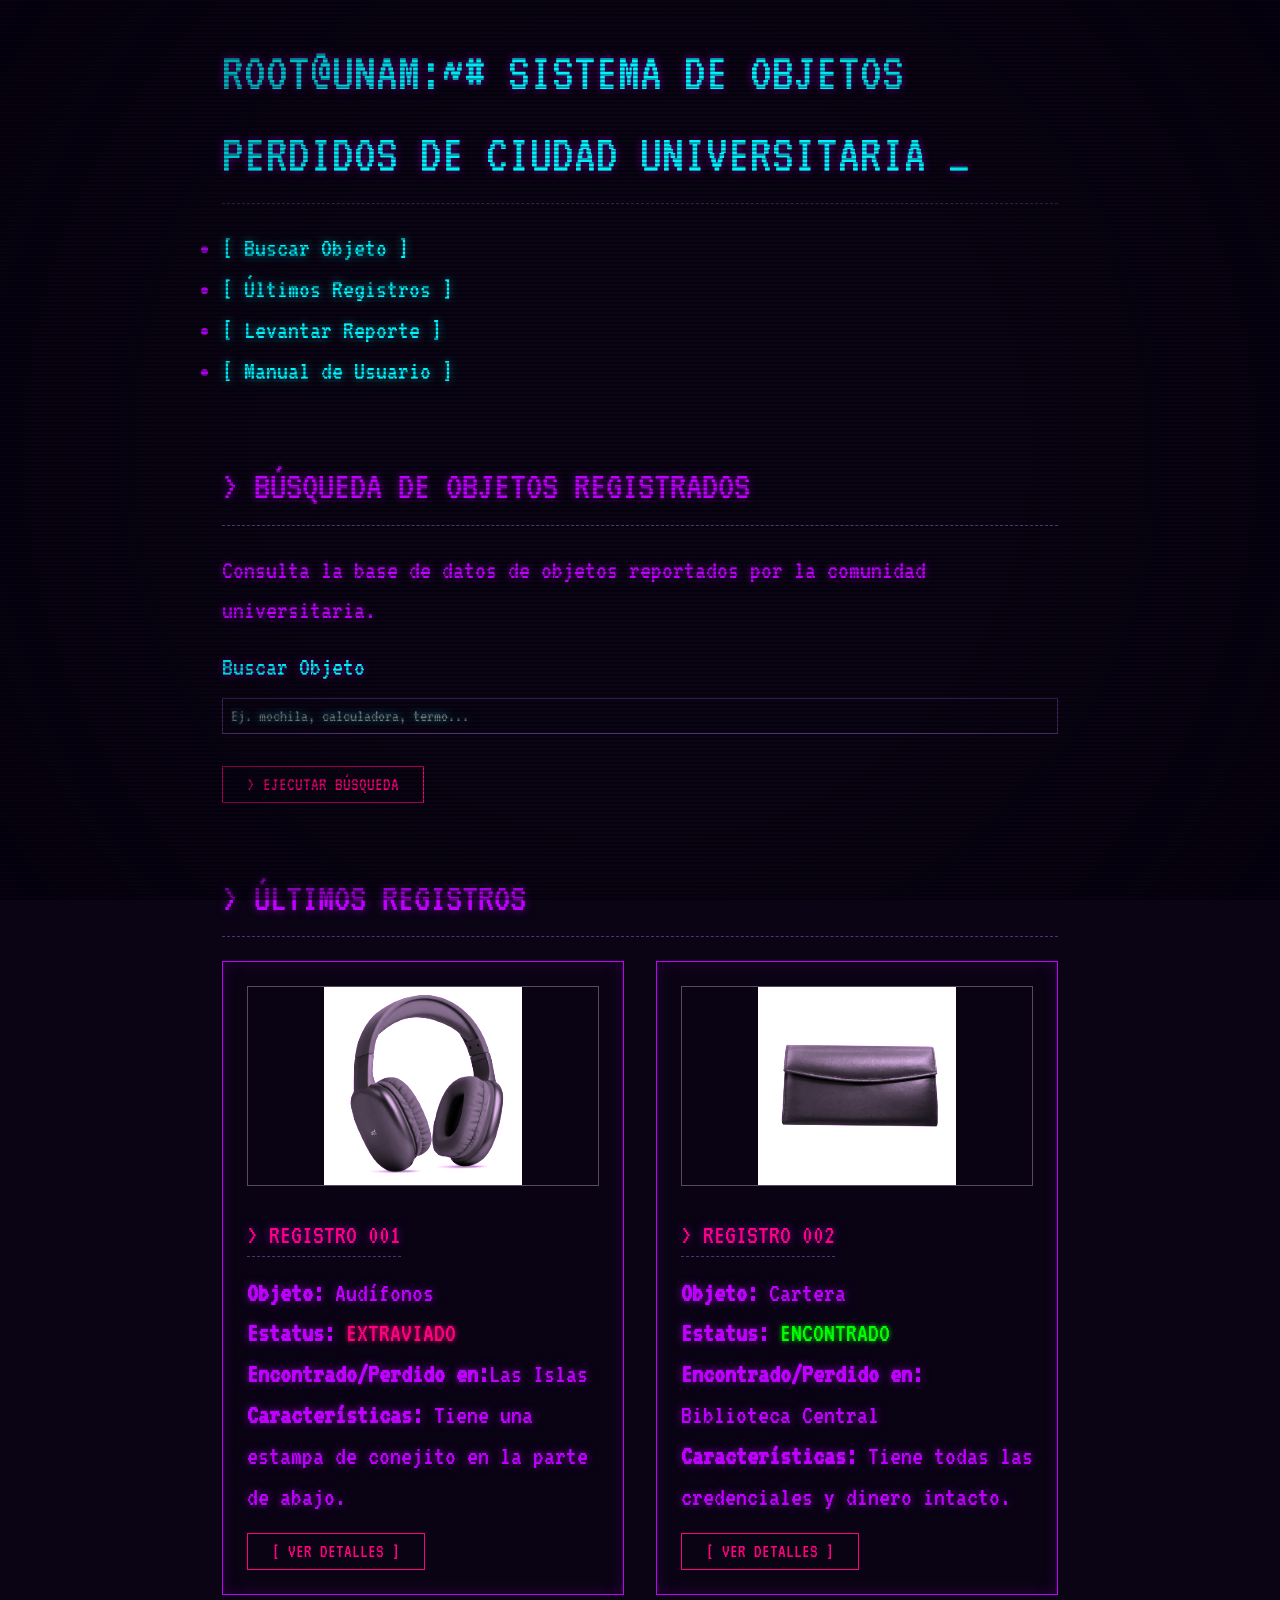
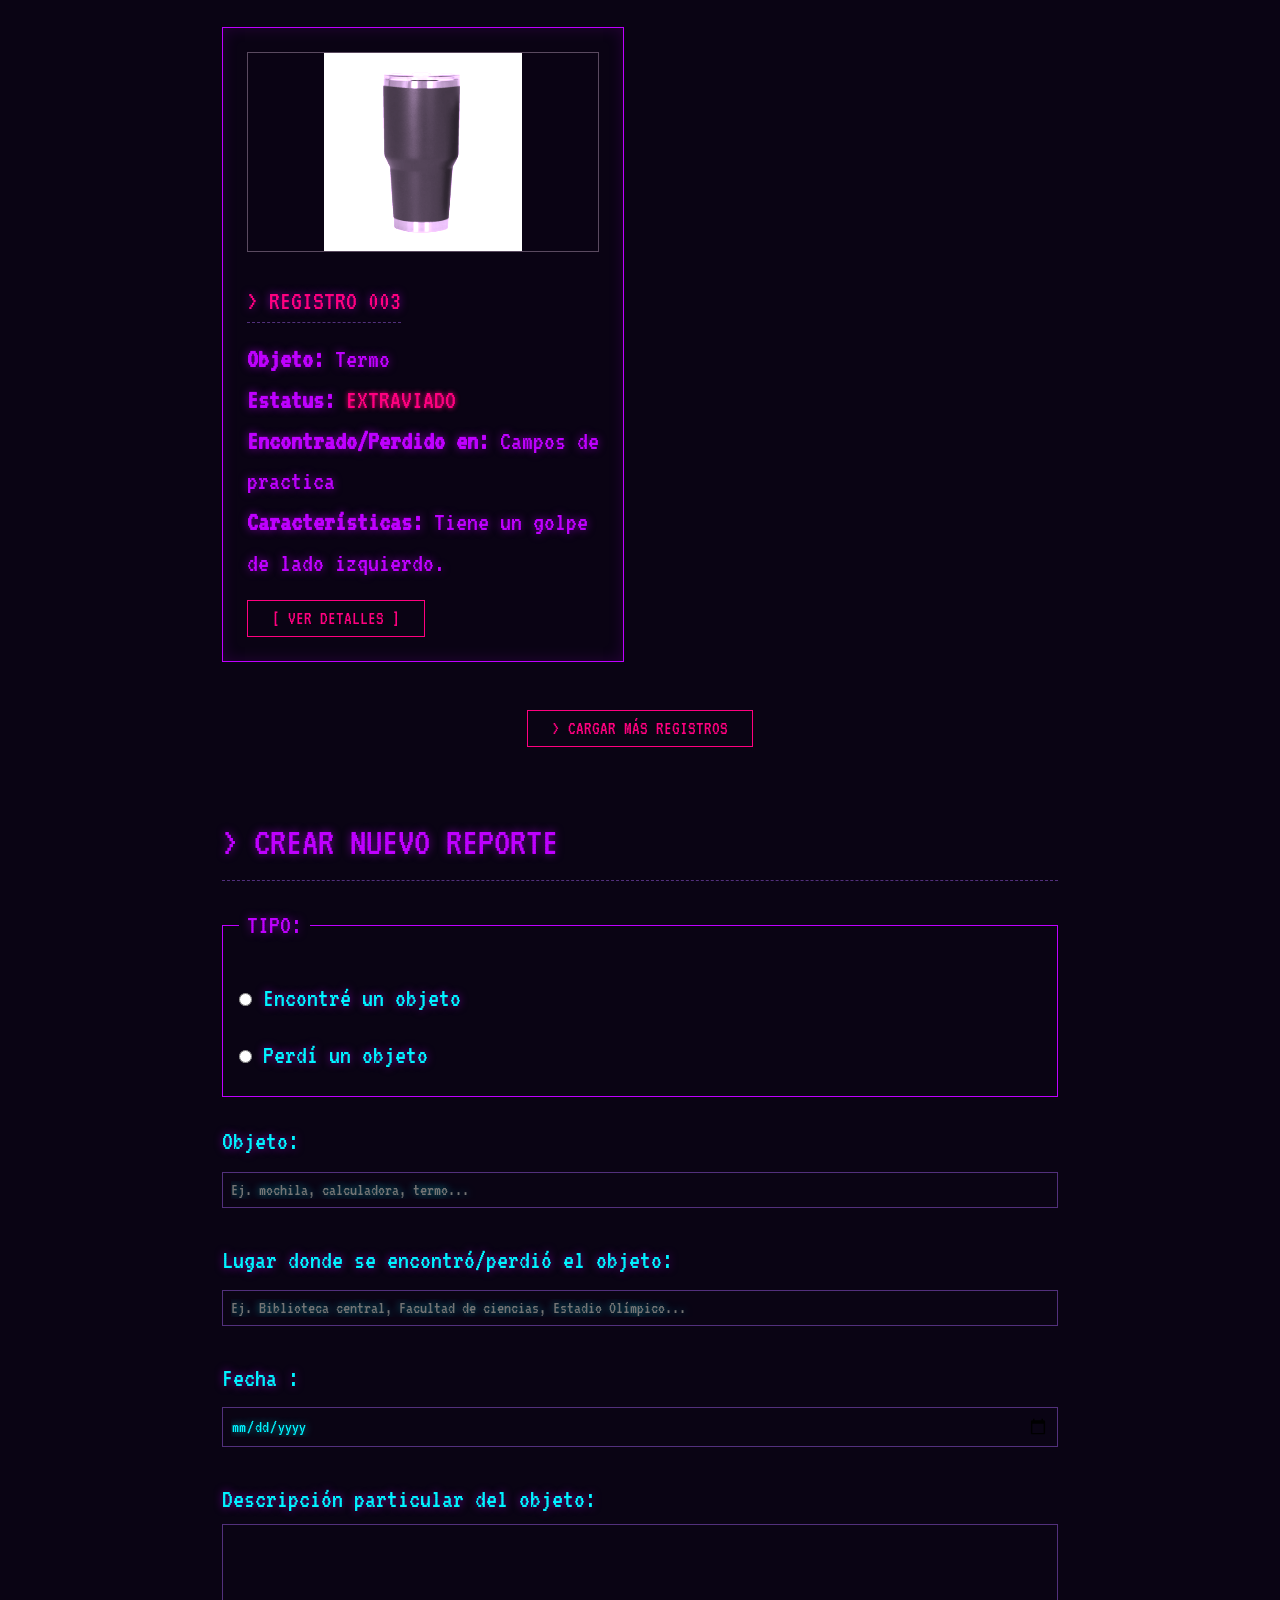
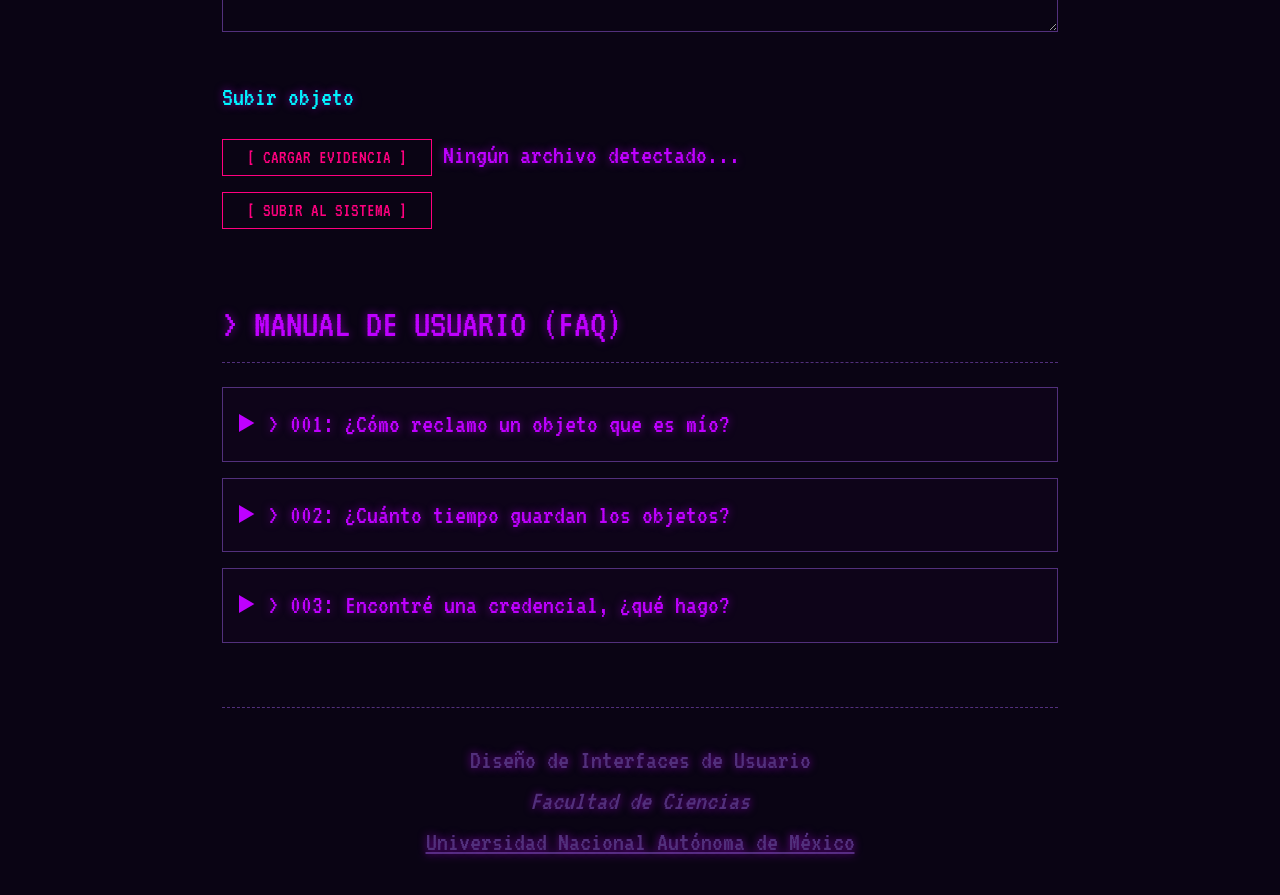
<file: index.html>
<!DOCTYPE html>
<html lang="es">

<head>

    <meta charset="UTF-8">
    <meta name="viewport" content="width=device-width, initial-scale=1.0">
    <title>Objetos perdidos CU</title>

    <!--Conectar este documento con el archivo CSS--> 
    <link rel="stylesheet" href="style.css">

    <!--Importé la fuente VT323 desde Google Fonts-->
    <link href="https://fonts.googleapis.com/css2?family=VT323&display=swap" rel="stylesheet">
</head>

<body>
    <!--Se agregó para darle un estilo de monitor CRT-->
    <div class="crt-overlay"></div>

    <header>
        <h1>ROOT@UNAM:~# Sistema de objetos perdidos de Ciudad Universitaria <span class="cursor">_</span></h1>

        <nav>

            <!--Una lista desordenada aplicada a cada uno de sus elementos-->
            <ul class="menu-lista">

                <li><a href="#buscar" class="menu-enlace">[ Buscar Objeto ]</a></li>

                <li><a href="#ultimos-registros" class="menu-enlace">[ Últimos Registros ]</a></li>

                <li><a href="#reportar" class="menu-enlace">[ Levantar Reporte ]</a></li>

                <li><a href="#info-sistema" class="menu-enlace">[ Manual de Usuario ]</a></li>

            </ul>
        </nav>
    </header>

    <main>

        <!-- ================================ Primera sección: Buscador ================================-->
        <section id="buscar">

            <h2> >  Búsqueda de objetos registrados </h2>

            <p>Consulta la base de datos de objetos reportados por la comunidad universitaria.</p>

            <div class="zona-input">

                <label class="etiqueta-terminal"> Buscar Objeto</label>
                
                <input type="text" class="input-terminal" placeholder="Ej. mochila, calculadora, termo...">

                <button type="submit" class="boton-terminal"> > Ejecutar Búsqueda </button>
            </div>
        </section>

        <!-- ================================ Segunda sección: Últimos registros ================================-->

         <!-- SECCIÓN 2: últimos registros -->
        <section id="ultimos-registros">

            <h2> > Últimos registros </h2>
            
            <div class="grid-objetos">

                <!-- Objeto 1 (Extraviado) -->
                <article class="tarjeta-registro">

                    <!--Primera imagen anexada-->
                    <figure>
                        <img src="imagenes/audifonos-negros.jpg" class="tarjeta-imagen" alt="Audífonos negros con blanco" width="300" onerror="this.onerror=null; this.src='https://placehold.co/300x200/0a0414/bf00ff?text=IMG_AUDIFONOS.JPG';">
                    </figure>


                    <div class="tarjeta-titulo"> > REGISTRO 001 </div>
                    
                    <p><strong>Objeto:</strong> Audífonos</p>
                    <p><strong>Estatus:</strong> <span class="estatus-perdido">EXTRAVIADO</span></p>
                    <p><strong>Encontrado/Perdido en:</strong>Las Islas</p>
                    <p><strong>Características:</strong> Tiene una estampa de conejito en la parte de abajo.</p>
                    
                    <!--Botón que simula ver más detalles del objeto-->
                    <button type="submit" class="boton-terminal"> [ VER DETALLES ] </button>

                </article>

                <!-- Objeto 2 (Encontrado) -->
                <article class="tarjeta-registro found">

                    <!--Primera imagen anexada-->
                    <figure>
                        <img src="imagenes/cartera-piel.jpg" class="tarjeta-imagen" alt="Cartera de tela" width="300" onerror="this.onerror=null; this.src='https://placehold.co/300x200/0a0414/bf00ff?text=IMG_CARTERA.JPG';">
                    </figure>

                    <div class="tarjeta-titulo"> > REGISTRO 002 </div>

                    <p><strong>Objeto:</strong> Cartera</p>
                    <p><strong>Estatus:</strong> <span class="estatus-encontrado">ENCONTRADO</span></p>
                    <p><strong>Encontrado/Perdido en:</strong> Biblioteca Central</p>
                    <p><strong>Características:</strong> Tiene todas las credenciales y dinero intacto.</p>
                    
                    <!--Botón que simula ver más detalles del objeto-->
                    <button type="submit" class="boton-terminal">[ VER DETALLES ]</button>

                </article>

                <!-- Objeto 3 (Extraviado) -->
                <article class="tarjeta-registro">

                    <!--Primera imagen anexada-->
                    <figure>
                        <img src="imagenes/termo.jpg" class="tarjeta-imagen" alt="Termo color verde" width="300" onerror="this.onerror=null; this.src='https://placehold.co/300x200/0a0414/bf00ff?text=IMG_TERMO.JPG';">
                    </figure>

                    <div class="tarjeta-titulo"> > REGISTRO 003 </div>

                    <p><strong>Objeto:</strong> Termo</p>
                    <p><strong>Estatus:</strong> <span class="estatus-perdido">EXTRAVIADO</span></p>
                    <p><strong>Encontrado/Perdido en:</strong> Campos de practica</p>
                    <p><strong>Características:</strong> Tiene un golpe de lado izquierdo.</p>

                    <!--Botón que simula ver más detalles del objeto-->
                    <button type="button" class="boton-terminal">[ VER DETALLES ]</button>

                </article>
            </div>
            
            <!--Botón de "ver más"-->
            <div style="margin-top: 2rem; text-align: center;">
                <button type="button" class="boton-terminal"> > Cargar más registros </button>
            </div>
        </section>

        <!-- ================================ Tercera sección: Subir reporte ================================-->
         <section id="reportar">

            <h2>> Crear nuevo reporte</h2>

            <form>
                <!--Tipo de reporte: encontrado o perdido-->
                <fieldset class="caja-agrupada">
                    <legend class="leyenda-terminal">TIPO:</legend>
                    <label class="etiqueta-terminal"><input type="radio" name="tipo" value="encontrado"> Encontré un objeto</label>
                    <label class="etiqueta-terminal"><input type="radio" name="tipo" value="perdido"> Perdí un objeto</label>
                </fieldset>
                
                <div>
                    <label class="etiqueta-terminal">Objeto:</label>
                    <input type="text" class="input-terminal" placeholder="Ej. mochila, calculadora, termo...">
                </div>
                
                <div>
                    <div>
                        <label class="etiqueta-terminal">Lugar donde se encontró/perdió el objeto:</label>
                        <input type="text" class="input-terminal" placeholder="Ej. Biblioteca central, Facultad de ciencias, Estadio Olímpico...">
                    </div>

                    <div>
                        <label class="etiqueta-terminal">Fecha :</label>
                        <input type="date" class="input-terminal">
                    </div>
                </div>
                
                <div >
                    <label class="etiqueta-terminal">Descripción particular del objeto:</label>
                    <textarea rows="5" class="input-terminal"></textarea>
                </div>

                <!-- NUEVO: Campo para subir evidencia -->
                <div>
                    <label class="etiqueta-terminal">Subir objeto</label>
                    <div>
                        <button type="button" class="boton-terminal">[ Cargar Evidencia ]</button>
                        <span>Ningún archivo detectado...</span>
                    </div>
                </div>
                
                <button type="submit" class="boton-terminal">[ Subir al Sistema ]</button>
            </form>
        </section>

        <section id="info-sistema">
           <h2>> Manual de usuario (FAQ)</h2>

            <details class="acordeon-terminal">
                <summary>> 001: ¿Cómo reclamo un objeto que es mío?</summary>
                <p>Acude a las coordenadas indicadas en el registro con tu credencial UNAM vigente y una prueba de propiedad (como la contraseña de tu celular o describiendo un detalle no visible en la foto).</p>
            </details>

            <details class="acordeon-terminal">
                <summary>> 002: ¿Cuánto tiempo guardan los objetos?</summary>
                <p>El protocolo dicta un resguardo de 30 días hábiles en las oficinas centrales de la facultad correspondiente. Después de eso, se donan o destruyen según su naturaleza.</p>
            </details>

            <details class="acordeon-terminal">
                <summary>> 003: Encontré una credencial, ¿qué hago?</summary>
                <p>Para identificaciones oficiales, por seguridad no subas foto de los datos personales. Registra el nombre y entrégala directamente en Servicios Escolares.</p>
            </details> 
        </section>

        <footer>
            <hr class="linea-divisoria">
            <p>Diseño de Interfaces de Usuario</p>
            <address>
                Facultad de Ciencias<br>
            </address>
            <p>
                <a href="https://www.unam.mx" target="_blank" class="enlace-footer">Universidad Nacional Autónoma de México</a>
            </p>
        </footer>

    </main>
</body>
</file>
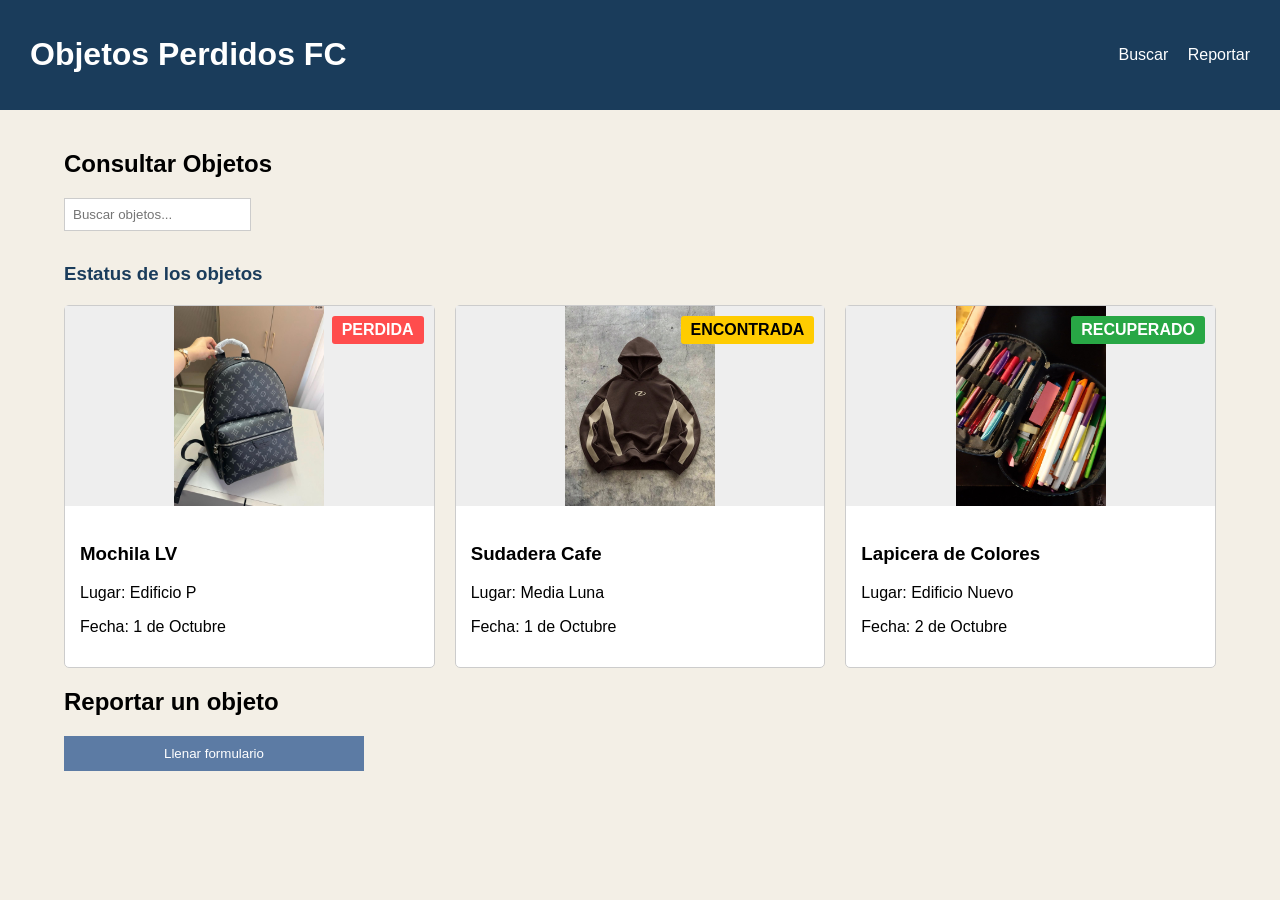
<file: Practica01/index.html>
<!DOCTYPE html>
<html lang="es">
<head>
    <meta charset="UTF-8">
    <meta name="viewport" content="width=device-width, initial-scale=1.0">
    <title>Objetos Perdidos FC</title>
    <link rel="stylesheet" href="styles.css">
</head>
<body>
    <header>
        <h1>Objetos Perdidos FC</h1>
        <nav>
            <a href="#buscar">Buscar</a>
            <a href="#reportar">Reportar</a>
        </nav>
    </header>

    <main>
        <section id="buscar" class="seccion-buscador">
            <h2>Consultar Objetos</h2>
            <input type="text" placeholder="Buscar objetos..." class="buscador">
            
            <h3 style="margin-top: 2rem; color: #1a3c5b;">Estatus de los objetos</h3>
            <div class="grid-objetos">
                <article class="tarjeta perdida">
                    <img src="imagenes/mochila.jpg" alt="Mochila LV">
                    <div class="info">
                        <span class="estado">PERDIDA</span>
                        <h3>Mochila LV</h3>
                        <p>Lugar: Edificio P</p>
                        <p>Fecha: 1 de Octubre</p>
                    </div>
                </article>

                <article class="tarjeta encontrada">
                    <img src="imagenes/sudadera.jpg" alt="Sudadera cafe">
                    <div class="info">
                        <span class="estado">ENCONTRADA</span>
                        <h3>Sudadera Cafe</h3>
                        <p>Lugar: Media Luna</p>
                        <p>Fecha: 1 de Octubre</p>
                    </div>
                </article>

                <article class="tarjeta recuperada">
                    <img src="imagenes/lapicera.jpg" alt="Lapicera de colores">
                        <div class="info">
                        <span class="estado">RECUPERADO</span>
                        <h3>Lapicera de Colores</h3>
                        <p>Lugar: Edificio Nuevo</p>
                        <p>Fecha: 2 de Octubre</p>
                    </div>
                </article>
            </div>
        </section>

        <section id="reportar" class="seccion-formulario">
            <h2>Reportar un objeto</h2>
            <form>
                <button type="submit">Llenar formulario</button>
            </form>
        </section>
    </main>

    <footer>
    </footer>
</body>
</html>
</file>
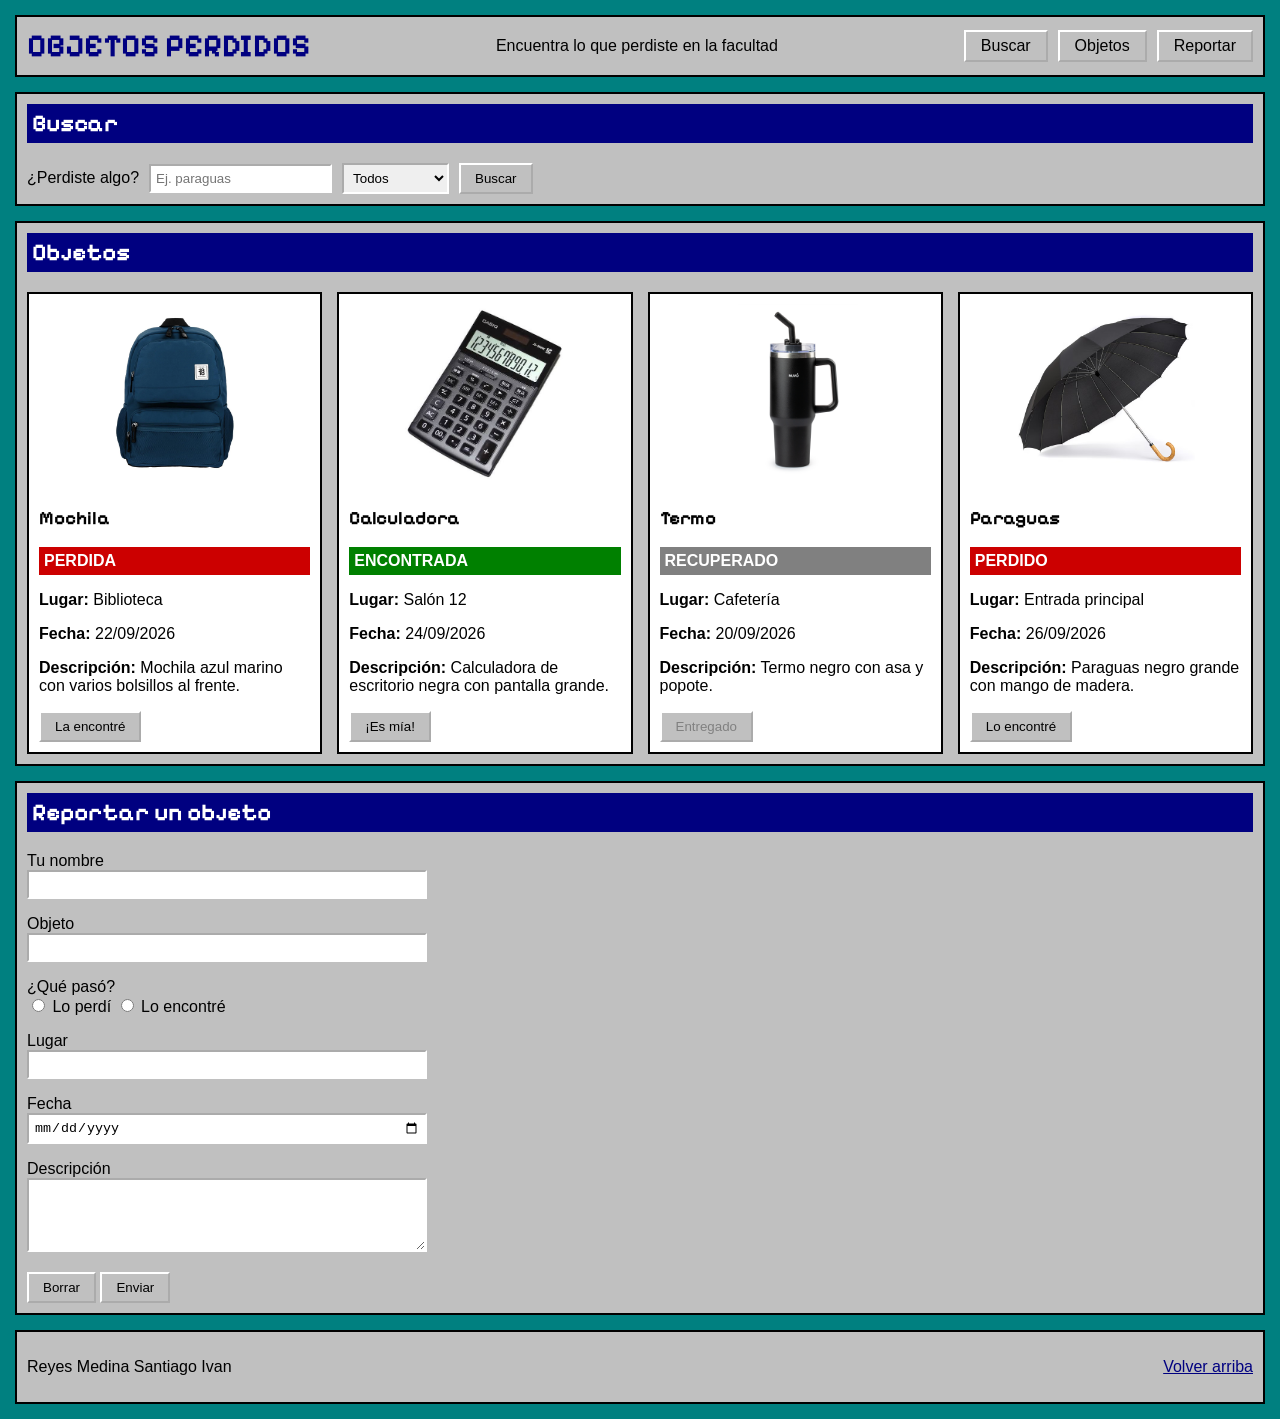
<file: practica1/index.html>
<!DOCTYPE html>
<html lang="es">
<head>
  <meta charset="UTF-8">
  <meta name="viewport" content="width=device-width, initial-scale=1.0">
  <title>Objetos Perdidos</title>
  <link rel="stylesheet" href="estilos.css">
</head>
<body>

  <header>
    <h1>OBJETOS PERDIDOS</h1>
    <p>Encuentra lo que perdiste en la facultad</p>
    <nav>
      <a href="#buscar">Buscar</a>
      <a href="#objetos">Objetos</a>
      <a href="#reportar">Reportar</a>
    </nav>
  </header>

  <main>

    <section id="buscar">
      <h2>Buscar</h2>
      <form>
        <label for="busqueda">¿Perdiste algo?</label>
        <input type="text" id="busqueda" placeholder="Ej. paraguas">
        <select>
          <option>Todos</option>
          <option>Perdido</option>
          <option>Encontrado</option>
          <option>Recuperado</option>
        </select>
        <button type="submit">Buscar</button>
      </form>
    </section>

    <section id="objetos">
      <h2>Objetos</h2>

      <div class="lista">
      <article class="objeto">
        <img src="img/mochila.png" alt="Mochila azul marino con varios bolsillos">
        <h3>Mochila</h3>
        <p class="estado perdido">PERDIDA</p>
        <p><strong>Lugar:</strong> Biblioteca</p>
        <p><strong>Fecha:</strong> 22/09/2026</p>
        <p><strong>Descripción:</strong> Mochila azul marino con varios bolsillos al frente.</p>
        <button>La encontré</button>
      </article>

      <article class="objeto">
        <img src="img/calculadora.png" alt="Calculadora de escritorio negra">
        <h3>Calculadora</h3>
        <p class="estado encontrado">ENCONTRADA</p>
        <p><strong>Lugar:</strong> Salón 12</p>
        <p><strong>Fecha:</strong> 24/09/2026</p>
        <p><strong>Descripción:</strong> Calculadora de escritorio negra con pantalla grande.</p>
        <button>¡Es mía!</button>
      </article>

      <article class="objeto">
        <img src="img/termo.png" alt="Termo negro con asa y popote">
        <h3>Termo</h3>
        <p class="estado recuperado">RECUPERADO</p>
        <p><strong>Lugar:</strong> Cafetería</p>
        <p><strong>Fecha:</strong> 20/09/2026</p>
        <p><strong>Descripción:</strong> Termo negro con asa y popote.</p>
        <button disabled>Entregado</button>
      </article>

      <article class="objeto">
        <img src="img/paraguas.png" alt="Paraguas negro con mango de madera">
        <h3>Paraguas</h3>
        <p class="estado perdido">PERDIDO</p>
        <p><strong>Lugar:</strong> Entrada principal</p>
        <p><strong>Fecha:</strong> 26/09/2026</p>
        <p><strong>Descripción:</strong> Paraguas negro grande con mango de madera.</p>
        <button>Lo encontré</button>
      </article>
      </div>
    </section>

    <section id="reportar">
      <h2>Reportar un objeto</h2>
      <form>
        <p>
          <label for="nombre">Tu nombre</label><br>
          <input type="text" id="nombre">
        </p>
        <p>
          <label for="objeto">Objeto</label><br>
          <input type="text" id="objeto">
        </p>
        <p>
          ¿Qué pasó?<br>
          <input type="radio" id="perdi" name="tipo">
          <label for="perdi">Lo perdí</label>
          <input type="radio" id="encontre" name="tipo">
          <label for="encontre">Lo encontré</label>
        </p>
        <p>
          <label for="lugar">Lugar</label><br>
          <input type="text" id="lugar">
        </p>
        <p>
          <label for="fecha">Fecha</label><br>
          <input type="date" id="fecha">
        </p>
        <p>
          <label for="descripcion">Descripción</label><br>
          <textarea id="descripcion" rows="4"></textarea>
        </p>
        <button type="reset">Borrar</button>
        <button type="submit">Enviar</button>
      </form>
    </section>

  </main>

  <footer>
    <p>Reyes Medina Santiago Ivan</p>
    <a href="#">Volver arriba</a>
  </footer>

</body>
</html>
</file>
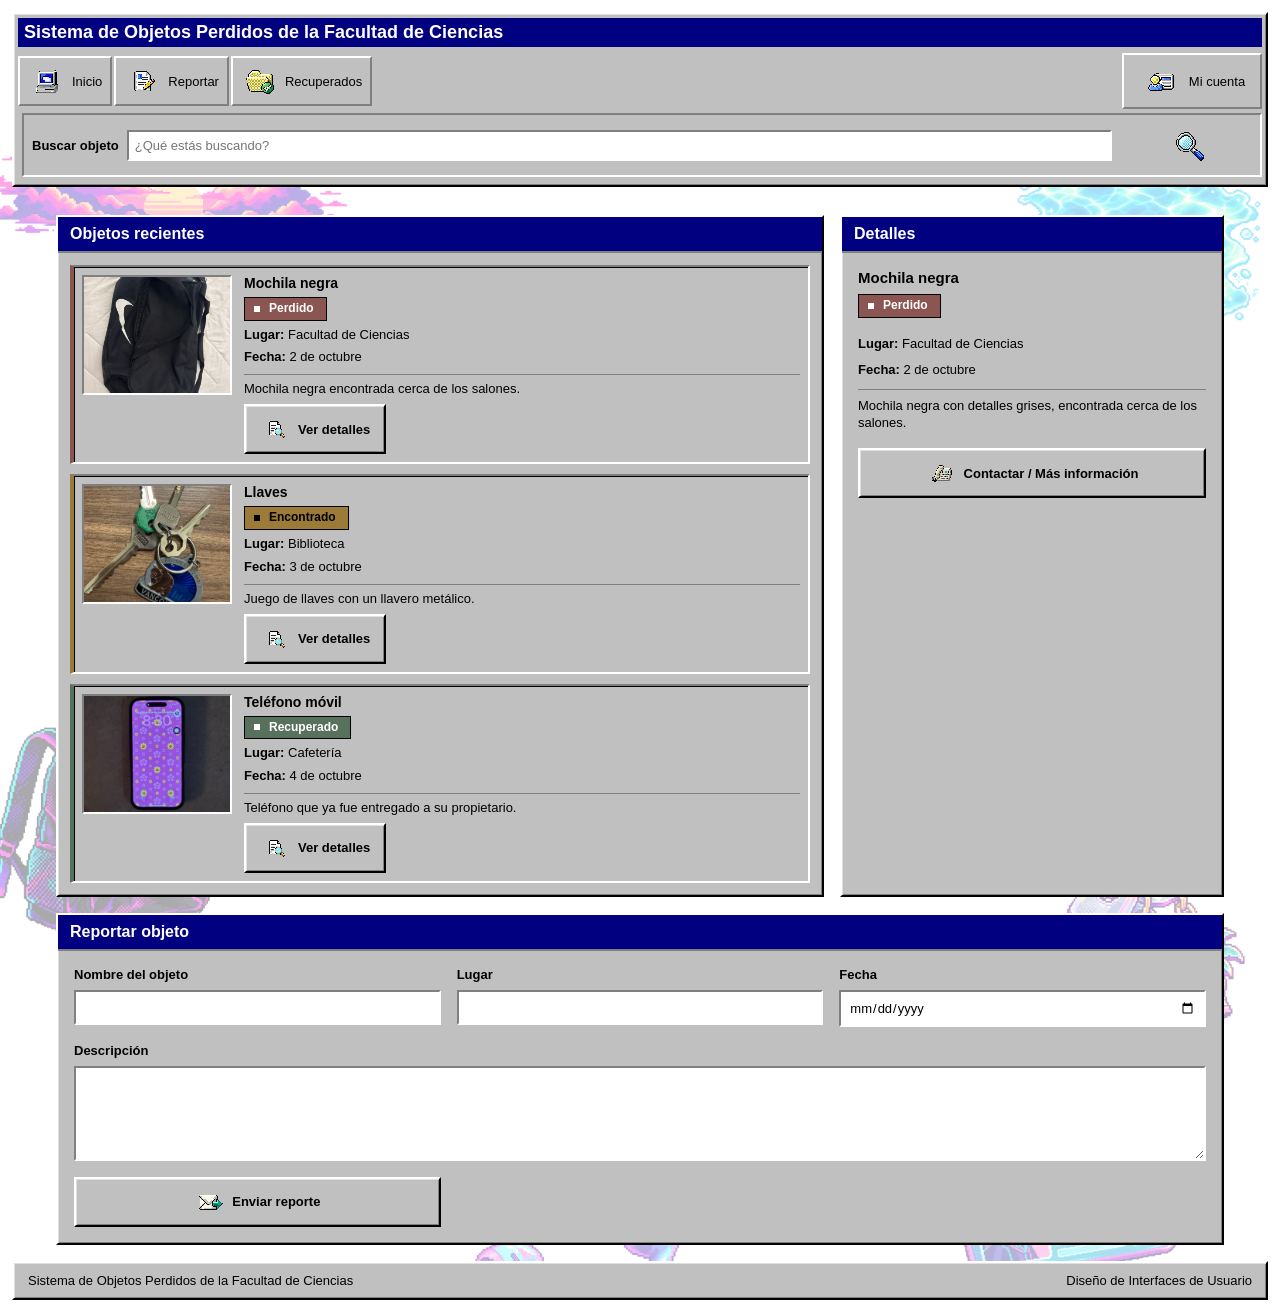
<file: Practica1/index.html>
<!DOCTYPE html>
<html lang="es">

<head>
    <meta charset="UTF-8">
    <meta name="viewport" content="width=device-width, initial-scale=1.0">

    <title>Sistema de Objetos Perdidos de la Facultad de Ciencias</title>

    <link rel="stylesheet" href="styles.css">
</head>

<body>

    <div class="decoracion-fondo" aria-hidden="true">
        <img
            class="sigilo sigilo-1"
            src="imagenes/decoracion/sigilo-1.png"
            alt=""
        >
        <img
            class="sigilo sigilo-2"
            src="imagenes/decoracion/sigilo-2.png"
            alt=""
        >
        <img
            class="sigilo sigilo-3"
            src="imagenes/decoracion/sigilo-3.png"
            alt=""
        >
        <img
            class="sigilo sigilo-4"
            src="imagenes/decoracion/sigilo-4.png"
            alt=""
        >
        <img
            class="sigilo sigilo-6"
            src="imagenes/decoracion/sigilo-6.png"
            alt=""
        >
        <img
            class="sigilo sigilo-7"
            src="imagenes/decoracion/sigilo-7.png"
            alt=""
        >
        <img
            class="sigilo sigilo-8"
            src="imagenes/decoracion/sigilo-8.png"
            alt=""
        >
        <img
            class="sigilo sigilo-9"
            src="imagenes/decoracion/sigilo-9.png"
            alt=""
        >
        <img
            class="sigilo sigilo-10"
            src="imagenes/decoracion/sigilo-10.png"
            alt=""
        >
        <img
            class="sigilo sigilo-11"
            src="imagenes/decoracion/sigilo-11.png"
            alt=""
        >
    </div>

    <header>
        <div>
            <h1>Sistema de Objetos Perdidos de la Facultad de Ciencias</h1>

            <nav>
                <a href="#inicio">
                    <img
                        class="icono icono-navegacion"
                        src="imagenes/iconos/inicio.png"
                        alt=""
                    >
                    Inicio
                </a>
                <a href="#reportar">
                    <img
                        class="icono icono-navegacion"
                        src="imagenes/iconos/reportar.png"
                        alt=""
                    >
                    Reportar
                </a>
                <a href="#recuperados">
                    <img
                        class="icono icono-navegacion"
                        src="imagenes/iconos/recuperados.png"
                        alt=""
                    >
                    Recuperados
                </a>
            </nav>

            <a href="#">
                <img
                    class="icono icono-navegacion icono-cuenta"
                    src="imagenes/iconos/mi-cuenta.png"
                    alt=""
                >
                Mi cuenta
            </a>
        </div>

        <form>
            <label for="buscar">Buscar objeto</label>
            <input
                type="search"
                id="buscar"
                name="buscar"
                placeholder="¿Qué estás buscando?"
            >

            <button class="boton-buscar" type="submit" aria-label="Buscar">
                <img
                    class="icono icono-busqueda"
                    src="imagenes/iconos/buscar.png"
                    alt=""
                >
            </button>
        </form>
    </header>


    <main id="inicio">

        <section id="objetos">

            <div class="lista-objetos">
                <h2>Objetos recientes</h2>

                <article class="objeto objeto-perdido">
                    <img
                        src="imagenes/objetos/mochila-negra.png"
                        alt="Mochila negra reportada como perdida"
                    >

                    <div class="informacion-objeto">
                        <h3>Mochila negra</h3>

                        <p class="estado estado-perdido">Perdido</p>

                        <p class="dato-objeto">
                            <strong>Lugar:</strong>
                            Facultad de Ciencias
                        </p>

                        <p class="dato-objeto">
                            <strong>Fecha:</strong>
                            2 de octubre
                        </p>

                        <p class="descripcion-objeto">
                            Mochila negra encontrada cerca de los salones.
                        </p>

                        <button class="boton-con-icono" type="button">
                            <img
                                class="icono icono-boton"
                                src="imagenes/iconos/ver-detalles.png"
                                alt=""
                            >
                            Ver detalles
                        </button>
                    </div>
                </article>


                <article class="objeto objeto-encontrado">
                    <img
                        src="imagenes/objetos/llaves.png"
                        alt="Juego de llaves reportado como encontrado"
                    >

                    <div class="informacion-objeto">
                        <h3>Llaves</h3>

                        <p class="estado estado-encontrado">Encontrado</p>

                        <p class="dato-objeto">
                            <strong>Lugar:</strong>
                            Biblioteca
                        </p>

                        <p class="dato-objeto">
                            <strong>Fecha:</strong>
                            3 de octubre
                        </p>

                        <p class="descripcion-objeto">
                            Juego de llaves con un llavero metálico.
                        </p>

                        <button class="boton-con-icono" type="button">
                            <img
                                class="icono icono-boton"
                                src="imagenes/iconos/ver-detalles.png"
                                alt=""
                            >
                            Ver detalles
                        </button>
                    </div>
                </article>


                <article id="recuperados" class="objeto objeto-recuperado">
                    <img
                        src="imagenes/objetos/telefono-movil.png"
                        alt="Teléfono móvil devuelto a su propietario"
                    >

                    <div class="informacion-objeto">
                        <h3>Teléfono móvil</h3>

                        <p class="estado estado-recuperado">Recuperado</p>

                        <p class="dato-objeto">
                            <strong>Lugar:</strong>
                            Cafetería
                        </p>

                        <p class="dato-objeto">
                            <strong>Fecha:</strong>
                            4 de octubre
                        </p>

                        <p class="descripcion-objeto">
                            Teléfono que ya fue entregado a su propietario.
                        </p>

                        <button class="boton-con-icono" type="button">
                            <img
                                class="icono icono-boton"
                                src="imagenes/iconos/ver-detalles.png"
                                alt=""
                            >
                            Ver detalles
                        </button>
                    </div>
                </article>
            </div>


            <aside class="panel-detalles">
                <h2>Detalles</h2>

                <div class="detalle-objeto">
                    <h3>Mochila negra</h3>

                    <p class="estado estado-perdido">Perdido</p>

                    <p>
                        <strong>Lugar:</strong>
                        Facultad de Ciencias
                    </p>

                    <p>
                        <strong>Fecha:</strong>
                        2 de octubre
                    </p>

                    <p class="descripcion-detalle">
                        Mochila negra con detalles grises, encontrada cerca
                        de los salones.
                    </p>

                    <button class="boton-con-icono" type="button">
                        <img
                            class="icono icono-boton"
                            src="imagenes/iconos/contactar.png"
                            alt=""
                        >
                        Contactar / Más información
                    </button>
                </div>
            </aside>

        </section>


        <section id="reportar">

            <h2>Reportar objeto</h2>

            <form>

                <div>
                    <label for="nombre">Nombre del objeto</label>
                    <input
                        type="text"
                        id="nombre"
                        name="nombre"
                        required
                    >
                </div>


                <div>
                    <label for="lugar">Lugar</label>
                    <input
                        type="text"
                        id="lugar"
                        name="lugar"
                        required
                    >
                </div>


                <div>
                    <label for="fecha">Fecha</label>
                    <input
                        type="date"
                        id="fecha"
                        name="fecha"
                        required
                    >
                </div>


                <div>
                    <label for="descripcion">Descripción</label>

                    <textarea
                        id="descripcion"
                        name="descripcion"
                        rows="5"
                    ></textarea>
                </div>


                <button class="boton-con-icono" type="submit">
                    <img
                        class="icono icono-boton"
                        src="imagenes/iconos/enviar.png"
                        alt=""
                    >
                    Enviar reporte
                </button>

            </form>

        </section>

    </main>


    <footer>
        <p>Sistema de Objetos Perdidos de la Facultad de Ciencias</p>
        <p>Diseño de Interfaces de Usuario</p>
    </footer>

</body>

</html>
</file>
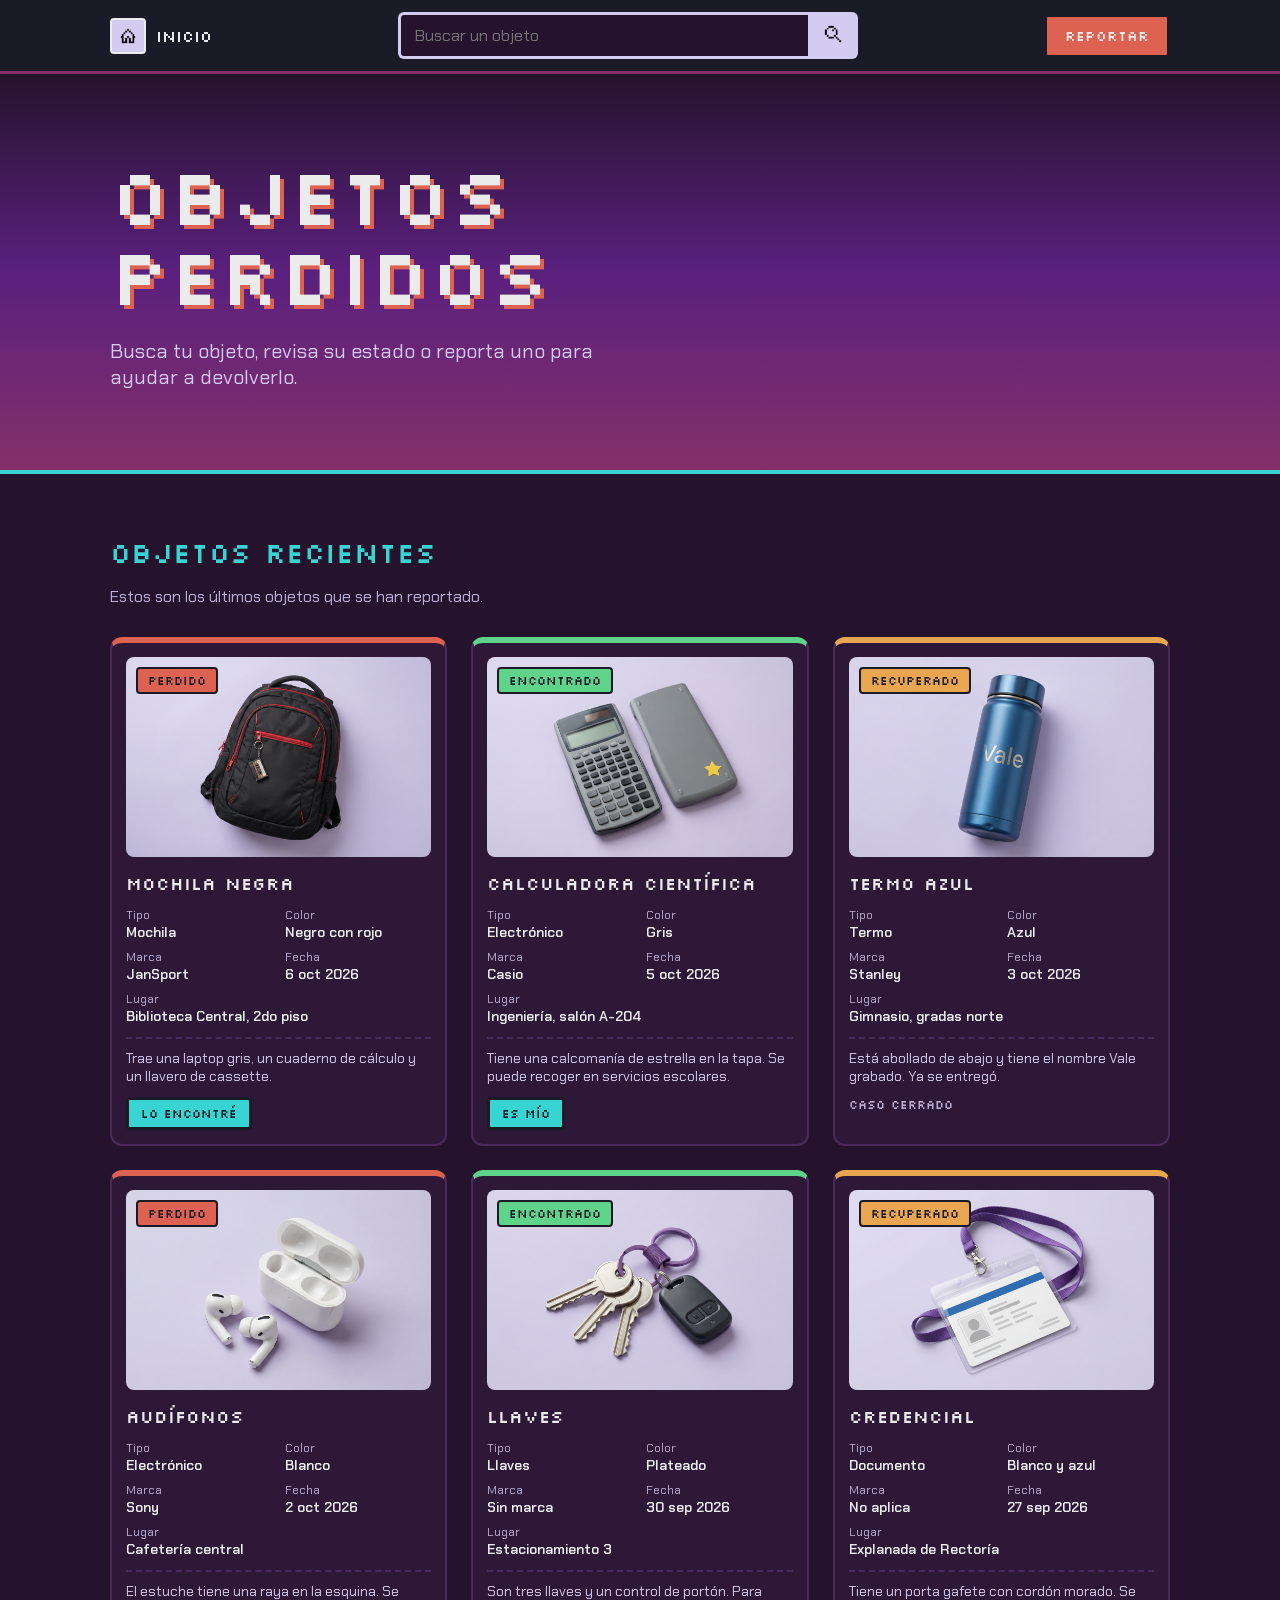
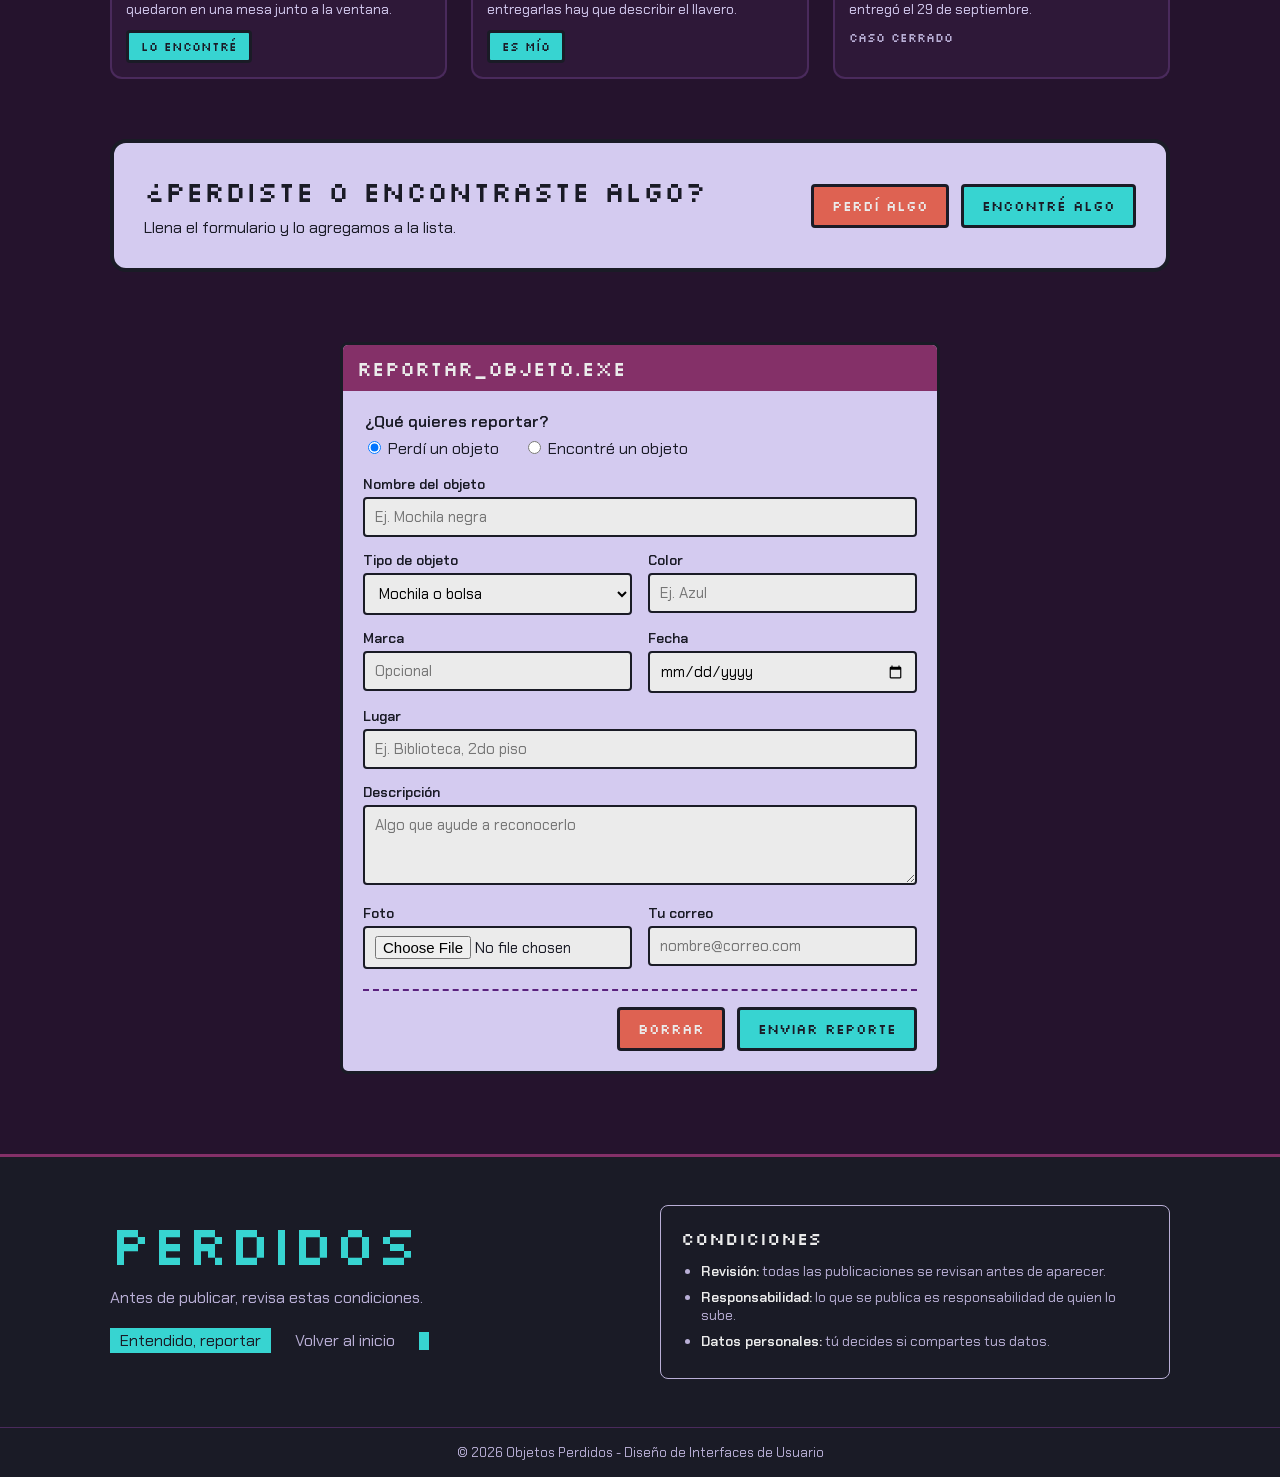
<file: Tarea01/index.html>
<!DOCTYPE html>
<html lang="es">
<head>
  <meta charset="UTF-8">
  <meta name="viewport" content="width=device-width, initial-scale=1.0">
  <title>Objetos Perdidos</title>
  <link rel="stylesheet" href="./styles.css">
</head>
<body>

  <header>
    <nav class="contenedor menu">
      <a class="enlace-inicio" href="#inicio">
        <img src="iconos/casa.png" alt="Icono de casa">
        Inicio
      </a>

      <form class="buscador" action="#objetos">
        <input type="text" name="buscar" placeholder="Buscar un objeto">
        <button type="submit">
          <img src="iconos/lupa.png" alt="Buscar">
        </button>
      </form>

      <a class="boton boton-rosa" href="#reportar">Reportar</a>
    </nav>
  </header>

  <main>

    <section class="inicio" id="inicio">
      <div class="contenedor">
        <h1>Objetos<br>Perdidos</h1>
        <p>Busca tu objeto, revisa su estado o reporta uno para ayudar a devolverlo.</p>
      </div>
    </section>

    <section class="objetos" id="objetos">
      <div class="contenedor">
        <h2>Objetos recientes</h2>
        <p class="subtitulo">Estos son los últimos objetos que se han reportado.</p>

        <div class="galeria">

          <div class="tarjeta perdido">
            <div class="imagen">
              <img src="imagenes/mochila.png" alt="Mochila negra">
              <span class="estado">Perdido</span>
            </div>
            <h3>Mochila negra</h3>
            <div class="datos">
              <p><span>Tipo</span>Mochila</p>
              <p><span>Color</span>Negro con rojo</p>
              <p><span>Marca</span>JanSport</p>
              <p><span>Fecha</span>6 oct 2026</p>
              <p class="lugar"><span>Lugar</span>Biblioteca Central, 2do piso</p>
            </div>
            <p class="descripcion">Trae una laptop gris, un cuaderno de cálculo y un llavero de cassette.</p>
            <a class="boton boton-chico" href="#reportar">Lo encontré</a>
          </div>

          <div class="tarjeta encontrado">
            <div class="imagen">
              <img src="imagenes/calculadora.png" alt="Calculadora científica gris">
              <span class="estado">Encontrado</span>
            </div>
            <h3>Calculadora científica</h3>
            <div class="datos">
              <p><span>Tipo</span>Electrónico</p>
              <p><span>Color</span>Gris</p>
              <p><span>Marca</span>Casio</p>
              <p><span>Fecha</span>5 oct 2026</p>
              <p class="lugar"><span>Lugar</span>Ingeniería, salón A-204</p>
            </div>
            <p class="descripcion">Tiene una calcomanía de estrella en la tapa. Se puede recoger en servicios escolares.</p>
            <a class="boton boton-chico" href="#reportar">Es mío</a>
          </div>

          <div class="tarjeta recuperado">
            <div class="imagen">
              <img src="imagenes/termo.png" alt="Termo azul">
              <span class="estado">Recuperado</span>
            </div>
            <h3>Termo azul</h3>
            <div class="datos">
              <p><span>Tipo</span>Termo</p>
              <p><span>Color</span>Azul</p>
              <p><span>Marca</span>Stanley</p>
              <p><span>Fecha</span>3 oct 2026</p>
              <p class="lugar"><span>Lugar</span>Gimnasio, gradas norte</p>
            </div>
            <p class="descripcion">Está abollado de abajo y tiene el nombre Vale grabado. Ya se entregó.</p>
            <p class="cerrado">Caso cerrado</p>
          </div>

          <div class="tarjeta perdido">
            <div class="imagen">
              <img src="imagenes/audifonos.png" alt="Audífonos blancos">
              <span class="estado">Perdido</span>
            </div>
            <h3>Audífonos</h3>
            <div class="datos">
              <p><span>Tipo</span>Electrónico</p>
              <p><span>Color</span>Blanco</p>
              <p><span>Marca</span>Sony</p>
              <p><span>Fecha</span>2 oct 2026</p>
              <p class="lugar"><span>Lugar</span>Cafetería central</p>
            </div>
            <p class="descripcion">El estuche tiene una raya en la esquina. Se quedaron en una mesa junto a la ventana.</p>
            <a class="boton boton-chico" href="#reportar">Lo encontré</a>
          </div>

          <div class="tarjeta encontrado">
            <div class="imagen">
              <img src="imagenes/llaves.png" alt="Llaves con llavero morado">
              <span class="estado">Encontrado</span>
            </div>
            <h3>Llaves</h3>
            <div class="datos">
              <p><span>Tipo</span>Llaves</p>
              <p><span>Color</span>Plateado</p>
              <p><span>Marca</span>Sin marca</p>
              <p><span>Fecha</span>30 sep 2026</p>
              <p class="lugar"><span>Lugar</span>Estacionamiento 3</p>
            </div>
            <p class="descripcion">Son tres llaves y un control de portón. Para entregarlas hay que describir el llavero.</p>
            <a class="boton boton-chico" href="#reportar">Es mío</a>
          </div>

          <div class="tarjeta recuperado">
            <div class="imagen">
              <img src="imagenes/credencial.png" alt="Credencial de estudiante">
              <span class="estado">Recuperado</span>
            </div>
            <h3>Credencial</h3>
            <div class="datos">
              <p><span>Tipo</span>Documento</p>
              <p><span>Color</span>Blanco y azul</p>
              <p><span>Marca</span>No aplica</p>
              <p><span>Fecha</span>27 sep 2026</p>
              <p class="lugar"><span>Lugar</span>Explanada de Rectoría</p>
            </div>
            <p class="descripcion">Tiene un porta gafete con cordón morado. Se entregó el 29 de septiembre.</p>
            <p class="cerrado">Caso cerrado</p>
          </div>

        </div>
      </div>
    </section>

    <section class="aviso">
      <div class="contenedor">
        <div class="caja-aviso">
          <div>
            <h2>¿Perdiste o encontraste algo?</h2>
            <p>Llena el formulario y lo agregamos a la lista.</p>
          </div>
          <div class="botones">
            <a class="boton boton-rosa" href="#reportar">Perdí algo</a>
            <a class="boton" href="#reportar">Encontré algo</a>
          </div>
        </div>
      </div>
    </section>

    <section class="reportar" id="reportar">
      <div class="contenedor">
        <div class="ventana">
          <h2 class="ventana-titulo">reportar_objeto.exe</h2>

          <form class="formulario" action="#reportar">
            <fieldset class="tipo-reporte">
              <legend>¿Qué quieres reportar?</legend>
              <label><input type="radio" name="reporte" value="perdido" checked> Perdí un objeto</label>
              <label><input type="radio" name="reporte" value="encontrado"> Encontré un objeto</label>
            </fieldset>

            <div class="campos">
              <div class="campo completo">
                <label for="nombre">Nombre del objeto</label>
                <input type="text" id="nombre" name="nombre" placeholder="Ej. Mochila negra" required>
              </div>

              <div class="campo">
                <label for="tipo">Tipo de objeto</label>
                <select id="tipo" name="tipo">
                  <option>Mochila o bolsa</option>
                  <option>Electrónico</option>
                  <option>Documento</option>
                  <option>Termo o botella</option>
                  <option>Llaves</option>
                  <option>Otro</option>
                </select>
              </div>

              <div class="campo">
                <label for="color">Color</label>
                <input type="text" id="color" name="color" placeholder="Ej. Azul">
              </div>

              <div class="campo">
                <label for="marca">Marca</label>
                <input type="text" id="marca" name="marca" placeholder="Opcional">
              </div>

              <div class="campo">
                <label for="fecha">Fecha</label>
                <input type="date" id="fecha" name="fecha" required>
              </div>

              <div class="campo completo">
                <label for="lugar">Lugar</label>
                <input type="text" id="lugar" name="lugar" placeholder="Ej. Biblioteca, 2do piso" required>
              </div>

              <div class="campo completo">
                <label for="descripcion">Descripción</label>
                <textarea id="descripcion" name="descripcion" rows="3" placeholder="Algo que ayude a reconocerlo"></textarea>
              </div>

              <div class="campo">
                <label for="foto">Foto</label>
                <input type="file" id="foto" name="foto">
              </div>

              <div class="campo">
                <label for="correo">Tu correo</label>
                <input type="email" id="correo" name="correo" placeholder="nombre@correo.com" required>
              </div>
            </div>

            <div class="botones">
              <button class="boton boton-rosa" type="reset">Borrar</button>
              <button class="boton" type="submit">Enviar reporte</button>
            </div>
          </form>
        </div>
      </div>
    </section>

  </main>

  <footer>
    <div class="contenedor pie">
      <div>
        <p class="logo-pie">PERDIDOS</p>
        <p>Antes de publicar, revisa estas condiciones.</p>
        <p class="enlaces-pie">
          <a class="elegido" href="#reportar">Entendido, reportar</a>
          <a href="#inicio">Volver al inicio</a>
          <span class="cursor"></span>
        </p>
      </div>

      <div class="condiciones">
        <h3>Condiciones</h3>
        <ul>
          <li><strong>Revisión:</strong> todas las publicaciones se revisan antes de aparecer.</li>
          <li><strong>Responsabilidad:</strong> lo que se publica es responsabilidad de quien lo sube.</li>
          <li><strong>Datos personales:</strong> tú decides si compartes tus datos.</li>
        </ul>
      </div>
    </div>

    <p class="creditos">© 2026 Objetos Perdidos - Diseño de Interfaces de Usuario</p>
  </footer>

</body>
</html>
</file>
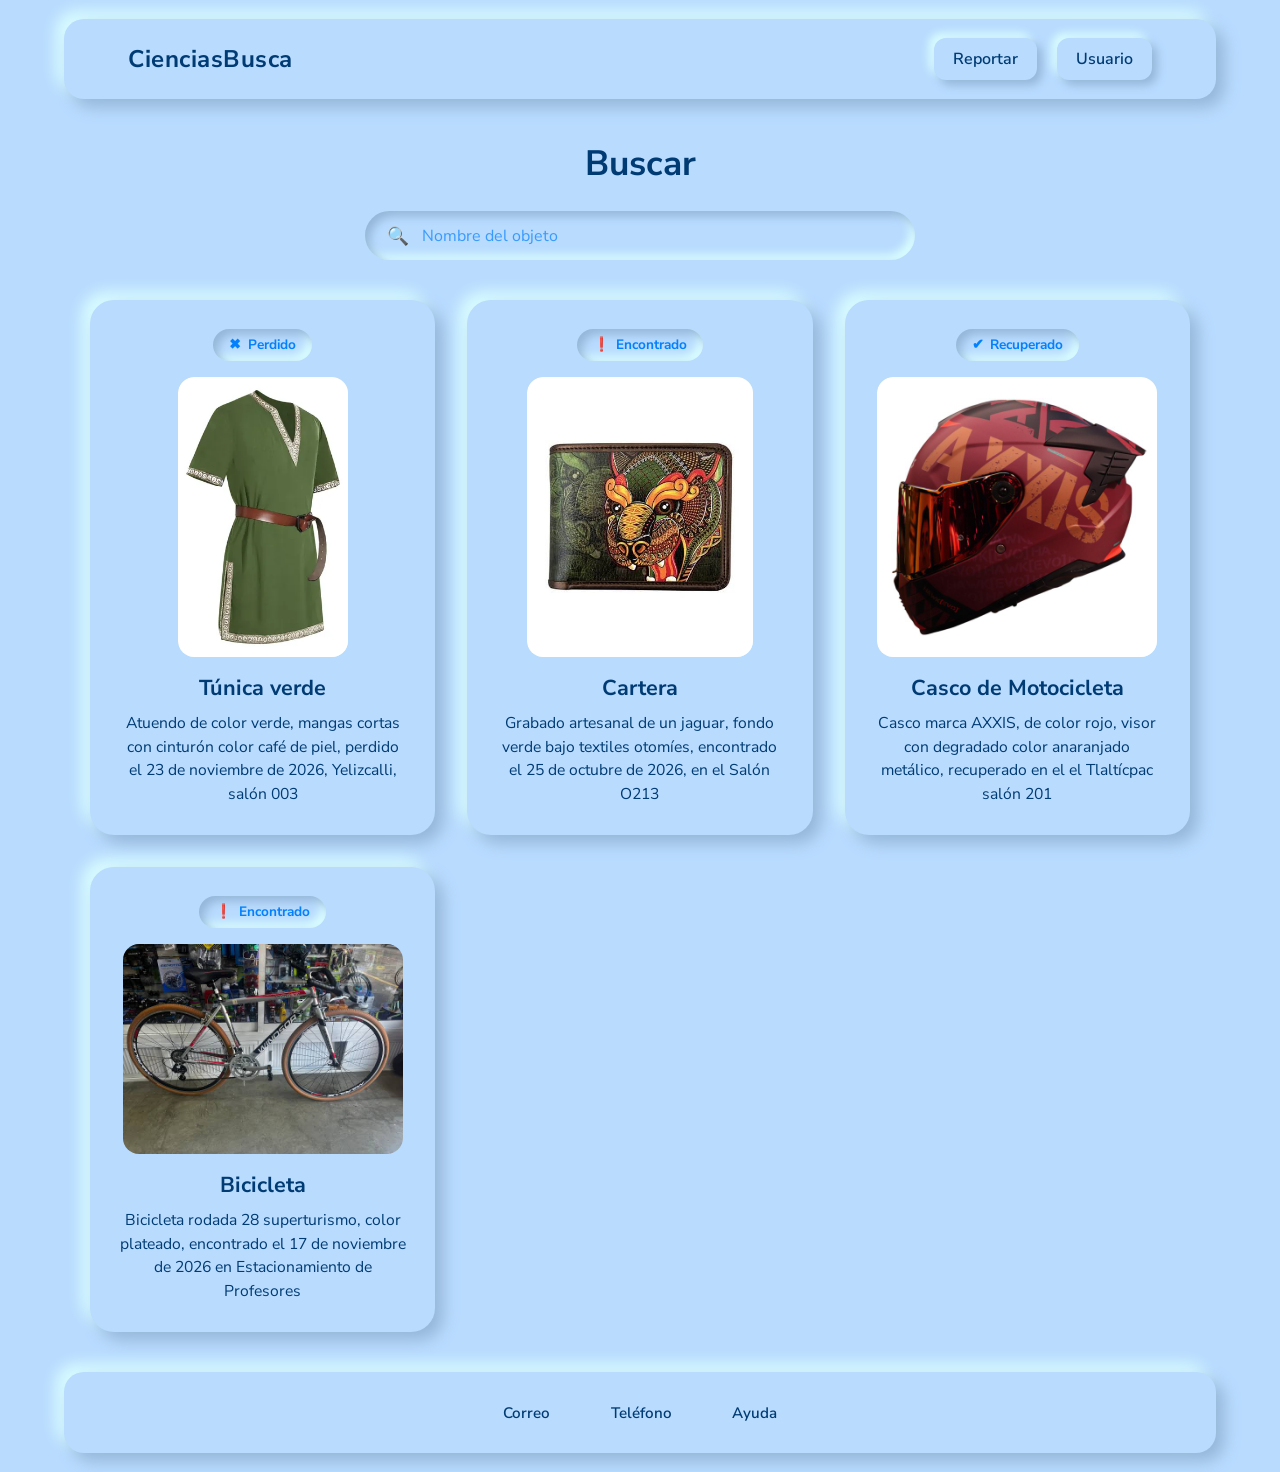
<file: Buscar.html>
<!DOCTYPE html>
<html lang="es">
<head>
  <meta charset="UTF-8" />
  <meta name="viewport" content="width=device-width, initial-scale=1.0"/>
  <title>CienciasBusca</title>
  <link rel="stylesheet" href="styles.css" />
  <link rel="preconnect" href="https://fonts.googleapis.com">
  <link rel="preconnect" href="https://fonts.gstatic.com" crossorigin>
  <link href="https://fonts.googleapis.com/css2?family=Nunito+Sans:opsz,wght@6..12,400;6..12,600;6..12,700&display=swap" rel="stylesheet">
</head>
<body>


<!-- Header -->
<!-- Para las opciones
- Reportar
- Usuario -->
  <header class="main-header">
        <a href="Inicio.html" class="brand">CienciasBusca</a>
        <nav class="nav-menu">
            <a href="Reportar.html"  class="nav-link">Reportar</a>
            <a href="" class="nav-link">Usuario</a>
        </nav>
    </header>

  <main class="buscar">
    <h1>Buscar</h1>

  <!-- Buscador para que el usuario ingrese el nombre del objeto perdido -->
    <div class="search-bar">
        <span class="search-icon">🔍</span>
        <input type="text" id="busquedaObjeto" name="busqueda" placeholder="Nombre del objeto" />
    </div>

<!-- Presentacion de objetos a través de tarjetas mostrando

Estado - Perdido | Encontrado | Recuperado
Nombre - Nombre del objeto
Descripcion - Detalles de objeto; lugar, color, tamaño, accesorio distintivo.
-->

        <div class="role-cards">
            <!--    Tarjeta 1      -->
            <div class="card">
                <p><span>✖</span> Perdido</p>
                <img src="ImagenesObjetos/tunica.png" alt="Objeto perdido" class="card-image">
                <h2>Túnica verde</h2>
                <p>Atuendo de color verde, mangas cortas con cinturón color café de piel, perdido el 23 de noviembre de 2026, Yelizcalli, salón 003</p>
            </div>

            <!--    Tarjeta 2      -->

            <div class="card">
                <p><span>❗</span> Encontrado</p>
                <img src="ImagenesObjetos/carteraJaguar.jpeg" alt="Objeto perdido" class="card-image">
                <h2>Cartera</h2>
                <p>Grabado artesanal de un jaguar, fondo verde bajo textiles otomíes, encontrado el 25 de octubre de 2026, en el Salón O213</p>
            </div>

            <!--    Tarjeta 3      -->

            <div class="card">
                <p><span>✔</span> Recuperado</p>
                <img src="ImagenesObjetos/cascoRojo.jpeg" alt="Objeto perdido" class="card-image">
                <h2>Casco de Motocicleta</h2>
                <p>Casco marca AXXIS, de color rojo, visor con degradado color anaranjado metálico, recuperado en el el Tlaltícpac salón 201</p>
            </div>

            <!--    Tarjeta 4      -->

            <div class="card">
                <p><span>❗</span> Encontrado </p>
                <img src="ImagenesObjetos/bici.jpeg" alt="Objeto perdido" class="card-image">
                <h2>Bicicleta</h2>
                <p>Bicicleta rodada 28 superturismo, color plateado, encontrado el 17 de noviembre de 2026 en Estacionamiento de Profesores</p>
            </div>
        </div>
    </main>


<!-- Footer -->
<!-- Ofrece apartado para contactar por:
- Correo
- Telefono
Ofrece apoyo al usuario con el apartado
- Ayuda -->

<footer class="footer">
    <a href="">Correo</a>
    <a href="">Teléfono</a>
    <a href="">Ayuda</a>
</footer>

</body>
</html>
</file>
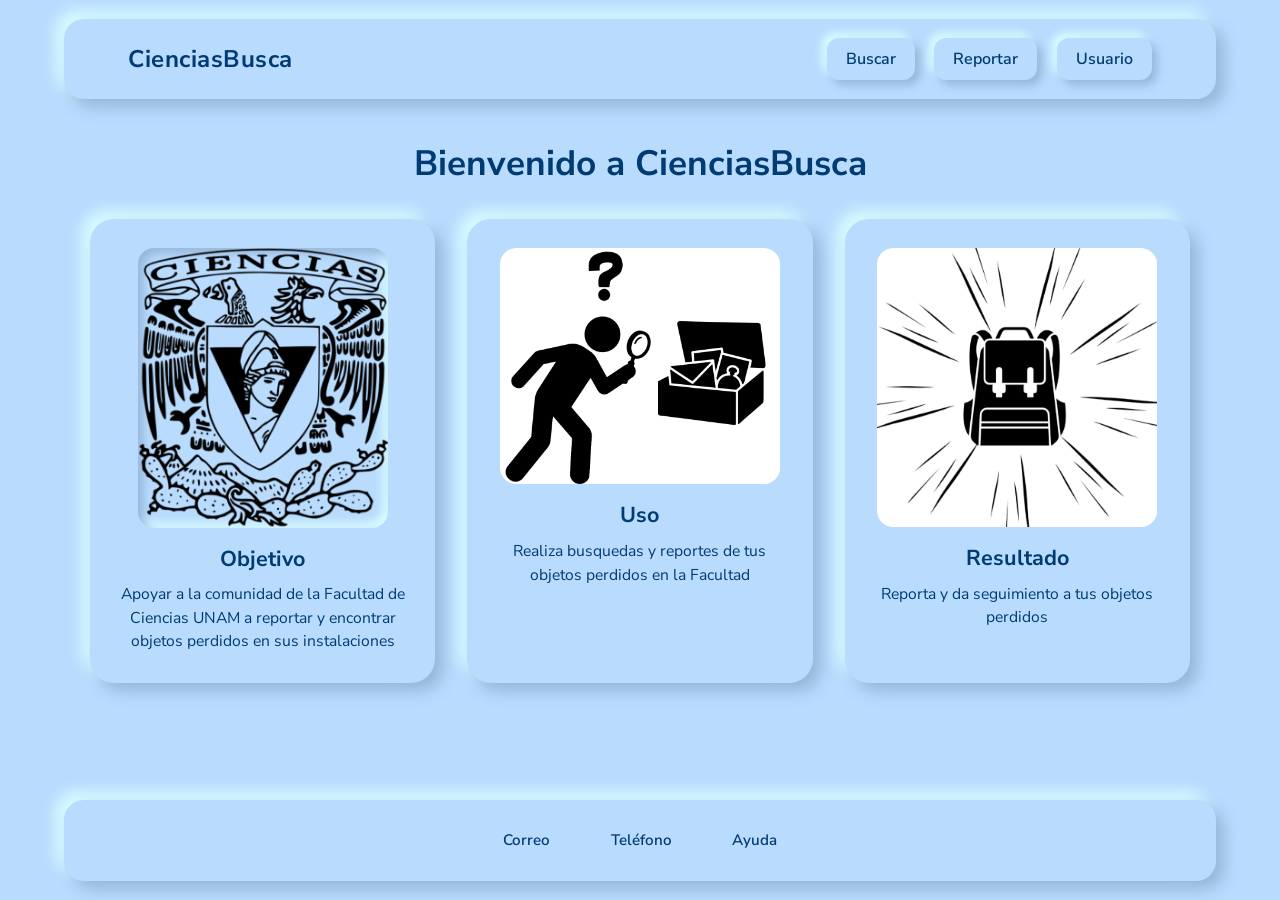
<file: Inicio.html>
<!DOCTYPE html>
<html lang="es">
<head>
  <meta charset="UTF-8" />
  <meta name="viewport" content="width=device-width, initial-scale=1.0"/>
  <title>CienciasBusca</title>
  <link rel="stylesheet" href="styles.css" />
  <link rel="preconnect" href="https://fonts.googleapis.com">
  <link rel="preconnect" href="https://fonts.gstatic.com" crossorigin>
  <link href="https://fonts.googleapis.com/css2?family=Nunito+Sans:opsz,wght@6..12,400;6..12,600;6..12,700&display=swap" rel="stylesheet">
</head>
<body>


<!-- Header -->
<!-- Para las opciones
- Buscar
- Reportar
- Usuario -->
  <header class="main-header">
        <a href="Inicio.html" class="brand">CienciasBusca</a>
        <nav class="nav-menu">
            <a href="Buscar.html" class="nav-link">Buscar</a>
            <a href="Reportar.html"  class="nav-link">Reportar</a>
            <a href="" class="nav-link">Usuario</a>
        </nav>
    </header>

<!-- Mensaje de bienvenida -->

  <main class="bienvenida">
    <h1>Bienvenido a CienciasBusca</h1>
    <p></p>
<!-- Presentación del sitio -->
    <div class="role-cards">
    <!--    Objetivo      -->
      <div class="card">
        <img src="Inicio/CienciasEscudo.png" alt="Objetivo de CienciasBusca" class="card-image">
          <h2>Objetivo</h2>
          <p>Apoyar a la comunidad de la Facultad de Ciencias UNAM a reportar y encontrar objetos perdidos en sus instalaciones</p>
      </div>
<!--    Uso    -->
      <div class="card">
        <img src="Inicio/Uso.png" alt="Uso de CienciasBusca" class="card-image">
          <h2>Uso</h2>
          <p>Realiza busquedas y reportes de tus objetos perdidos en la Facultad</p>
      </div>

<!--    Resultado      -->
      <div class="card">
        <img src="Inicio/Resultado.png" alt="Resultados esperados" class="card-image">
          <h2>Resultado</h2>
          <p>Reporta y da seguimiento a tus objetos perdidos</p>
      </div>
      </div>
    </main>


<!-- Footer -->
<!-- Ofrece apartado para contactar por:
- Correo
- Telefono
Ofrece apoyo al usuario con el apartado
- Ayuda -->

<footer class="footer">
    <a href="">Correo</a>
    <a href="">Teléfono</a>
    <a href="">Ayuda</a>
  </footer>
</body>
</html>
</file>
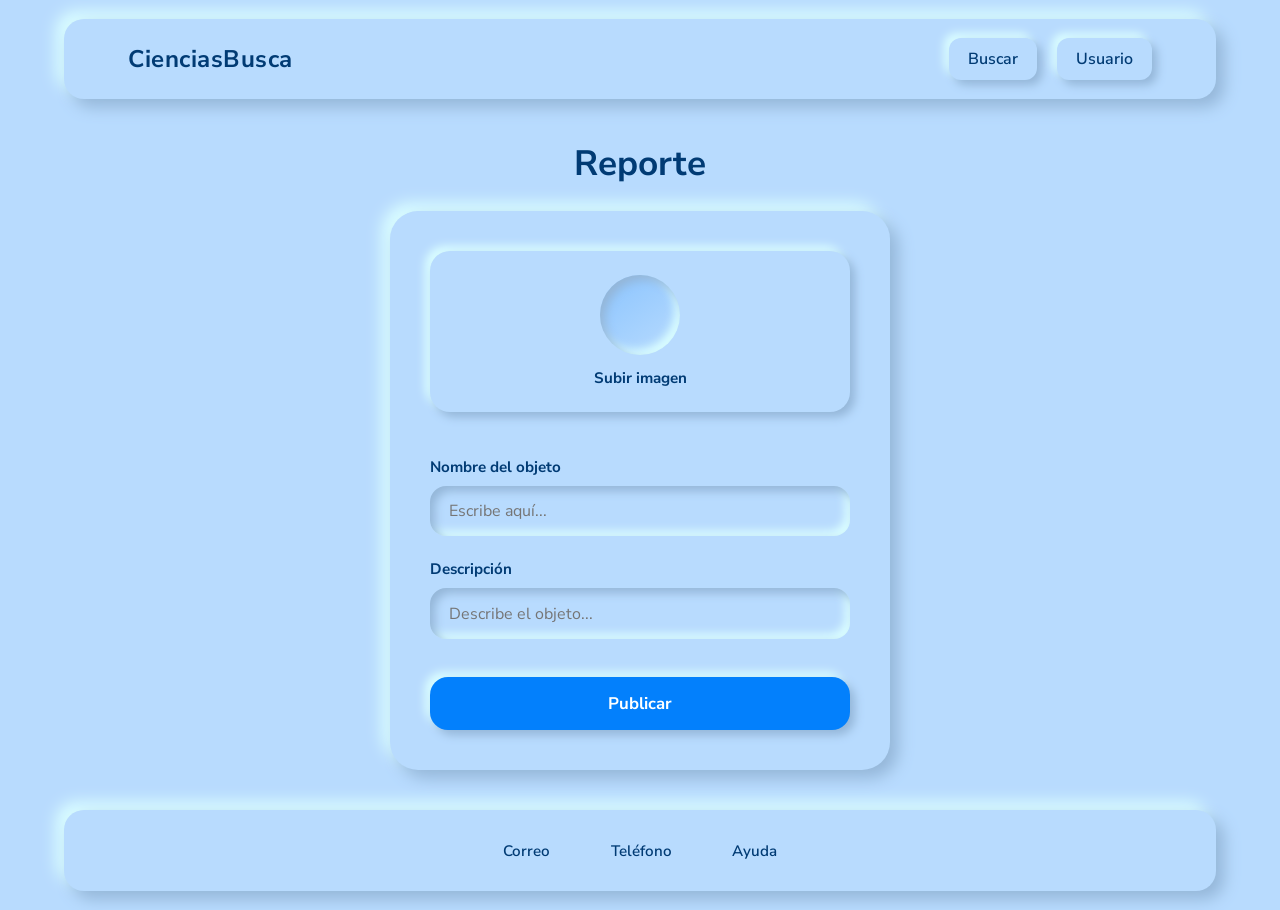
<file: Reportar.html>
<!DOCTYPE html>
<html lang="es">
<head>
  <meta charset="UTF-8" />
  <meta name="viewport" content="width=device-width, initial-scale=1.0"/>
  <title>CienciasBusca</title>
  <link rel="stylesheet" href="styles.css" />
  <link rel="preconnect" href="https://fonts.googleapis.com">
  <link rel="preconnect" href="https://fonts.gstatic.com" crossorigin>
  <!-- Carga de tipografía NunitoSans para estilo Neumorfismo -->
  <link href="https://fonts.googleapis.com/css2?family=Nunito+Sans:opsz,wght@6..12,400;6..12,600;6..12,700&display=swap" rel="stylesheet">
</head>
<body>


<!-- Header -->
<!-- Para las opciones
- Buscar
- Reportar
- Usuario -->
  <header class="main-header">
        <a href="Inicio.html" class="brand">CienciasBusca</a>
        <nav class="nav-menu">
            <a href="Buscar.html"  class="nav-link">Buscar</a>
            <a href="" class="nav-link">Usuario</a>

        </nav>
    </header>


<!-- Sección de Reporte -->

<main class="reportar">
    <h1>Reporte</h1>
    <p></p>


<!-- Formulario para realizar el reporte de un objeto perdido

Campos:

- Subir imagen

- Ingresar nombre del objeto

- Describir características del objeto

- Boton para reportar

-->
    <form>

<!--  Campo para subir la imagen    -->

        <label for="imagenObjeto" class="boton-subir">
        <span class="placeholder-image"></span>
        <span>Subir imagen</span>
        </label>
        <input type="file" id="imagenObjeto" name="campoImagen" accept="image/*" hidden><br><br>

<!-- Campo para nombre de objeto -->

        <label for="nombreObjeto">Nombre del objeto</label><br>
        <input type="text" id="nombreObjeto" name="campoNombreObjeto" placeholder="Escribe aquí..."><br><br>

<!-- Campo para describir el objeto a reportar -->

        <label for="descripcionObjeto">Descripción</label><br>
        <input type="text" id="descripcionObjeto" name="campoDescripcion" placeholder="Describe el objeto..."><br><br>

<!--    Botón 'Reportar'      -->
        <input type="submit" value="Publicar">
    </form>
</main>


<!-- Footer -->
<!-- Ofrece apartado para contactar por:
- Correo
- Telefono
Ofrece apoyo al usuario con el apartado
- Ayuda -->

<footer class="footer">
    <a href="">Correo</a>
    <a href="">Teléfono</a>
    <a href="">Ayuda</a>
</footer>
</body>
</html>
</file>
<file: style.css>
/* ========================================================================== VARIABLES DE COLOR ========================================================================== */
:root {
    --bg-color: #0a0414;          /* Fondo oscuro violáceo */
    --main-purple: #bf00ff;       /* Púrpura neón principal */
    --cyan-accent: #00f3ff;       /* Cian eléctrico para interacción */
    --magenta-alert: #ff007f;     /* Magenta para alertas y detalles */
    --dim-purple: #52307c;        /* Violeta apagado */
    
    /* Efectos de resplandor (sombra de texto o cajas) */
    --glow-purple: 0 0 8px rgba(191, 0, 255, 0.6);
    --glow-cyan: 0 0 8px rgba(0, 243, 255, 0.6);
}

/* ========================================================================== Limpiar margenes del navegador ========================================================================== */
* {
    box-sizing: border-box;
    margin: 0;
    padding: 0;
}

body {
    background-color: var(--bg-color);
    color: var(--main-purple); /* El color de texto por defecto será morado */
    font-family: 'VT323', monospace; 
    font-size: 1.7rem;
    line-height: 1.5;
    padding: 2rem;
    text-shadow: var(--glow-purple); /* Resplandor en las letras */
    max-width: 900px; /* Evitar que la página sea demasiado ancha en pantallas grandes */
    margin: 0 auto; /* Centrar el contenido en la pantalla */
    position: relative;
}

/* ========================================================================== EFECTO DE MONITOR CRT ========================================================================== */
.crt-overlay {
    position: fixed;
    top: 0;
    left: 0;
    width: 100vw;
    height: 100vh;
    /* Crea líneas horizontales y un efecto de esquinas oscuras (viñeta) */
    background: linear-gradient(
        rgba(10, 4, 20, 0) 50%, 
        rgba(0, 0, 0, 0.35) 50%
    ), radial-gradient(circle, rgba(0,0,0,0) 50%, rgba(5, 0, 15, 0.7) 100%);
    background-size: 100% 4px, 100% 100%;
    pointer-events: none; /* Evita que esta capa bloquee los clics del usuario */
    z-index: 9999; /* Asegura que esté por encima de todo */
}

/* ========================================================================== ANIMACIÓN DEL CURSOR Conectamos con tu <span class="cursor">_</span> en el título. ========================================================================== */
@keyframes blink {
    0%, 100% { opacity: 1; }
    50% { opacity: 0; }
}

.cursor {
    color: var(--cyan-accent);
    animation: blink 1s step-end infinite; /* Hace que parpadee infinitamente */
}

/* ========================================================================== ENCABEZADOS (h1, h2) ========================================================================== */
h1, h2 {
    font-weight: normal;
    text-transform: uppercase;
    color: var(--main-purple);
    border-bottom: 1px dashed var(--dim-purple); /* Una línea punteada debajo */
    padding-bottom: 0.5rem;
    margin-bottom: 1.5rem;
    
}

h1 {
    color: var(--cyan-accent); /* El título principal resalta en cian */
}

/* ========================================================================== NAVEGACIÓN (MENÚ) Adaptamos el estilo a tu estructura <ul> y <li> ========================================================================== */
.menu-enlace {
    color: var(--cyan-accent);
    text-decoration: none;
    text-shadow: var(--glow-cyan);
    transition: all 0.2s ease; /* Requisito: Transition */
}

.menu-enlace:hover { /* Requisito: :hover */
    background-color: var(--cyan-accent);
    color: var(--bg-color);
    text-shadow: none;
}

/* ========================================================================== CUADRÍCULA DE OBJETOS (Requisito: Grid) ========================================================================== */

section {
    margin-top: 4rem;
}

.grid-objetos {
    display: grid; /* Requisito: Grid */
    grid-template-columns: repeat(auto-fit, minmax(280px, 1fr));
    gap: 2rem;
}


/* ========================================================================== TARJETAS Y SUS COMPONENTES ========================================================================== */
.tarjeta-registro {
    border: 1px solid var(--main-purple); /* Requisito: Bordes */
    padding: 1.5rem;
    background: rgba(10, 4, 20, 0.7);
    box-shadow: inset 0 0 15px rgba(191, 0, 255, 0.15);
}

.tarjeta-titulo {
    color: var(--magenta-alert);
    margin-bottom: 1rem;
    border-bottom: 1px dashed var(--dim-purple); /* Requisito: Bordes */
    display: inline-block;
}

.estatus-perdido { color: var(--magenta-alert); text-shadow: 0 0 5px var(--magenta-alert); }
.estatus-encontrado { color: #00ff00; text-shadow: 0 0 5px #00ff00; }

.tarjeta-imagen {
    width: 100%;
    height: 200px;
    object-fit: contain; /* Requisito: object-fit */
    border: 1px solid var(--main-purple); /* Requisito: Bordes */
    filter: grayscale(100%) sepia(100%) hue-rotate(240deg) brightness(1.1);
    margin-bottom: 1rem;
}

/* ========================================================================== FORMULARIOS (Inputs, Etiquetas y Cajas agrupadas) ========================================================================== */
form { margin-top: 1rem; }

.etiqueta-terminal {
    display: block;
    margin-top: 1rem;
    margin-bottom: 0.3rem;
    color: var(--cyan-accent);
}

.input-terminal {
    background-color: transparent;
    border: 1px solid var(--dim-purple); /* Requisito: Bordes */
    color: var(--cyan-accent);
    font-family: 'VT323', monospace;
    font-size: 1.1rem;
    padding: 0.5rem; /* Requisito: Padding */
    width: 100%;
    text-shadow: var(--glow-cyan);
    outline: none;
    margin-bottom: 1rem;
}

.input-terminal:focus { /* Requisito: :focus */
    border-color: var(--cyan-accent);
    box-shadow: 0 0 10px rgba(0, 243, 255, 0.3);
}

.caja-agrupada {
    border: 1px solid var(--main-purple); /* Requisito: Bordes */
    padding: 1rem;
    margin-bottom: 1.5rem;
}

.leyenda-terminal {
    color: var(--main-purple);
    padding: 0 0.5rem;
}

/* ========================================================================== BOTONES ========================================================================== */

.boton-terminal {
    background-color: transparent;
    color: var(--magenta-alert);
    border: 1px solid var(--magenta-alert); /* Requisito: Bordes */
    font-family: 'VT323', monospace;
    font-size: 1.2rem;
    padding: 0.5rem 1.5rem;
    margin-top: 1rem;
    cursor: pointer;
    text-transform: uppercase;
    transition: all 0.2s; /* Requisito: Transition */
}

.boton-terminal:hover { /* Requisito: :hover */
    background-color: var(--magenta-alert);
    color: #ffffff;
    box-shadow: 0 0 15px rgba(255, 0, 127, 0.8);
}

/* ========================================================================== PREGUNTAS FRECUENTES (tipo acordeón) ========================================================================== */

.acordeon-terminal {
    border: 1px solid var(--dim-purple); /* Requisito: Bordes */
    padding: 1rem; /* Requisito: Padding */
    margin-bottom: 1rem;
    background: rgba(191,0,255,0.02);
}

.acordeon-titulo {
    cursor: pointer;
    color: var(--cyan-accent);
    outline: none;
}

/* ========================================================================== PIE DE PÁGINA Y EXTRAS ========================================================================== */

footer {
    margin-top: 4rem;
    text-align: center;
    color: var(--dim-purple);
}

.linea-divisoria {
    border: none;
    border-top: 1px dashed var(--dim-purple); /* Requisito: Bordes */
    margin: 2rem 0; /* Requisito: Margin */
}


.enlace-footer {
    color: var(--dim-purple);
    transition: color 0.2s;
}

.enlace-footer:hover {
    color: var(--cyan-accent);
}

/* ========================================================================== DISEÑO CASO CELULARES ========================================================================== */

@media (max-width: 600px) { 
    body {
        padding: 1rem;
        font-size: 1rem;
    }
    
    .menu-lista {
        flex-direction: column; 
        text-align: center;
    }
    
    .grid-objetos {
        grid-template-columns: 1fr; /* 1 sola columna en pantallas pequeñas */
    }
}
</file>
<file: Practica01/styles.css>
:root {
    --fondo: #f3efe6; 
    --primario: #5c7ba4; 
    --oscuro: #1a3c5b; 
    --perdida: #ff4d4d;
    --encontrada: #ffcc00;
    --recuperada: #28a745;
}

@keyframes aparecer {
    0% { opacity: 0; }
    100% { opacity: 1; }
}

body {
    font-family: Arial, sans-serif;
    background-color: var(--fondo);
    margin: 0;
    padding: 0;
}

main {
    padding: 20px 5%; 
    animation: aparecer 1.5s ease-in;
}

header {
    display: flex;
    justify-content: space-between;
    align-items: center;
    background-color: var(--oscuro);
    color: white;
    padding: 15px 30px;
}

header a {
    color: white;
    text-decoration: none;
    margin-left: 15px;
}

.grid-objetos {
    display: grid;
    grid-template-columns: repeat(auto-fit, minmax(250px, 1fr));
    gap: 20px;
    margin-top: 20px;
}

.tarjeta {
    background-color: white;
    border: 1px solid #ccc;
    border-radius: 5px;
    position: relative; 
    transition: transform 0.3s;
}

.tarjeta:hover {
    transform: scale(1.02);
}

.tarjeta img {
    width: 100%;
    height: 200px;
    object-fit: contain; 
    background-color: #eee;
}

.info {
    padding: 15px;
}

.estado {
    position: absolute;
    top: 10px;
    right: 10px;
    padding: 5px 10px;
    color: white;
    font-weight: bold;
    border-radius: 3px;
}
.perdida .estado { background-color: var(--perdida); }
.encontrada .estado { background-color: var(--encontrada); color: black; }
.recuperada .estado { background-color: var(--recuperada); }


form {
    display: flex;
    flex-direction: column;
    max-width: 300px;
    gap: 10px;
}

input {
    padding: 8px;
    border: 1px solid #ccc;
}

input:focus {
    outline: none;
    border-color: var(--primario);
    background-color: #e6f0fa;
}

button {
    background-color: var(--primario);
    color: white;
    border: none;
    padding: 10px;
    cursor: pointer;
}

@media (max-width: 600px) {
    header {
        flex-direction: column;
        text-align: center;
    }
}
</file>
<file: practica1/estilos.css>
@import url('https://fonts.googleapis.com/css2?family=Pixelify+Sans:wght@400;700&display=swap');

/* Variables */
:root {
  --teal: #008080;
  --gris: #c0c0c0;
  --azul: #000080;
  --blanco: #ffffff;
  --magenta: #ff00ff;
  --fuente-titulos: 'Pixelify Sans', sans-serif;
  --fuente-texto: Arial, sans-serif;
}

body {
  background-color: var(--teal);
  font-family: var(--fuente-texto);
  margin: 0;
}

h1,
h2,
h3 {
  font-family: var(--fuente-titulos);
}



/* Encabezado */
header {
  position: sticky;
  top: 0;
  display: flex;
  justify-content: space-between;
  align-items: center;
  flex-wrap: wrap;
}

header h1 {
  color: var(--azul);
  margin: 0;
}

header p {
  margin: 0;
}

nav {
  display: flex;
  gap: 10px;
}

nav a {
  color: black;
  text-decoration: none;
  background-color: var(--gris);
  border: 2px outset var(--blanco);
  padding: 5px 15px;
}

nav a:hover {
  background-color: var(--azul);
  color: var(--blanco);
}




/* Secciones como ventanas */
header,
section,
footer {
  background-color: var(--gris);
  border: 2px solid black;
  padding: 10px;
  margin: 15px;
}

h2 {
  background-color: var(--azul);
  color: var(--blanco);
  padding: 5px;
  margin-top: 0;
}




/* Buscador */
#buscar form {
  display: flex;
  gap: 10px;
  align-items: center;
  flex-wrap: wrap;
}




/* Lista de objetos */
.lista {
  display: grid;
  grid-template-columns: repeat(4, 1fr);
  gap: 15px;
}

.objeto {
  background-color: var(--blanco);
  border: 2px solid black;
  padding: 10px;
  transition: transform 0.2s;
}

.objeto:hover {
  transform: translateY(-5px);
}

.objeto img {
  width: 100%;
  height: 180px;
  object-fit: contain;
}




/* Estados */
.estado {
  font-weight: bold;
  color: var(--blanco);
  padding: 5px;
}

.perdido {
  background-color: #cc0000;
  animation: parpadeo 1s infinite;
}

.encontrado {
  background-color: #008000;
}

.recuperado {
  background-color: gray;
}

@keyframes parpadeo {
  50% {
    opacity: 0.4;
  }
}





/* Botones */
button {
  background-color: var(--gris);
  border: 2px outset var(--blanco);
  padding: 6px 14px;
  cursor: pointer;
  transition: background-color 0.2s;
}

button:hover {
  background-color: var(--magenta);
  color: var(--blanco);
}

button:disabled {
  color: gray;
  cursor: not-allowed;
}

button:disabled:hover {
  background-color: var(--gris);
}





/* Formulario */
input,
select,
textarea {
  border: 2px inset var(--blanco);
  padding: 5px;
}

input:focus,
select:focus,
textarea:focus {
  outline: 2px solid var(--magenta);
}

#reportar input[type="text"],
#reportar input[type="date"],
#reportar textarea {
  width: 100%;
  max-width: 400px;
  box-sizing: border-box;
}




/* Pie de página */
footer {
  display: flex;
  justify-content: space-between;
  align-items: center;
}

footer a {
  color: var(--azul);
}




/* Pantallas medianas */
@media (max-width: 900px) {
  .lista {
    grid-template-columns: repeat(2, 1fr);
  }
}




/* Celular */
@media (max-width: 600px) {
  .lista {
    grid-template-columns: 1fr;
  }

  header,
  footer {
    flex-direction: column;
    gap: 10px;
  }
}
</file>
<file: Practica1/styles.css>
:root {
    --fondo: #ffffff;
    --fondo-claro: #dfdfdf;
    --gris: #c0c0c0;
    --gris-oscuro: #808080;
    --azul: #000080;
    --teal: #4d7d78;
    --texto: #000000;
    --blanco: #ffffff;
    --rojo-estado: #8b5652;
    --amarillo-estado: #9b7b37;
    --verde-estado: #58715d;

    --borde: 1px solid var(--texto);

    --espacio-pequeno: 8px;
    --espacio-medio: 16px;
    --espacio-grande: 32px;

    --ancho-accion-header: 140px;
}


* {
    box-sizing: border-box;
}


body {
    position: relative;

    margin: 0;

    background-color: var(--fondo);

    color: var(--texto);

    font-family: "MS Sans Serif", Tahoma, Arial, sans-serif;

    font-size: 13px;
}


/* DECORACION DEL FONDO */

.decoracion-fondo {
    position: absolute;

    inset: 0;

    overflow: hidden;

    pointer-events: none;

    z-index: 0;
}


.sigilo {
    position: absolute;

    width: 260px;
    height: 260px;

    object-fit: contain;

    opacity: 0.35;

    animation: movimiento-sigilo 18s ease-in-out infinite alternate;
}


.sigilo-1 {
    top: -2%;
    left: -2%;

    width: 380px;
    height: 380px;
}


.sigilo-2 {
    top: 6%;
    right: 1%;

    animation-delay: -8s;
}


.sigilo-3 {
    top: 16%;
    left: 12%;

    animation-delay: -16s;
}


.sigilo-4 {
    top: 25%;
    right: 4%;

    width: 250px;
    height: 250px;

    animation-delay: -3s;
}


.sigilo-6 {
    top: 44%;
    right: 14%;

    width: 220px;
    height: 220px;

    animation-delay: -9s;
}


.sigilo-7 {
    top: 53%;
    left: -2%;

    width: 250px;
    height: 250px;

    animation-delay: -12s;
}


.sigilo-8 {
    top: 62%;
    right: 2%;

    width: 230px;
    height: 230px;

    animation-delay: -15s;
}


.sigilo-9 {
    top: 71%;
    left: 10%;

    width: 250px;
    height: 250px;

    animation-delay: -18s;
}


.sigilo-10 {
    top: 81%;
    right: 8%;

    width: 250px;
    height: 250px;

    animation-delay: -21s;
}


.sigilo-11 {
    top: 91%;
    left: 36%;

    width: 230px;
    height: 230px;

    animation-delay: -24s;
}


header,
main,
footer {
    position: relative;

    z-index: 1;
}


/* ENCABEZADO */

header {
    margin: 12px;
    padding: 4px;

    background-color: var(--gris);

    border: 2px solid;
    border-color: var(--blanco) var(--texto) var(--texto) var(--blanco);

    box-shadow: inset 1px 1px 0 var(--fondo-claro), inset -1px -1px 0 var(--gris-oscuro);
}


header > div {
    display: flex;

    flex-wrap: wrap;

    justify-content: flex-start;
    align-items: center;

    gap: 4px;
}


h1 {
    width: 100%;

    margin: 0 0 2px;
    padding: 4px 6px;

    background-color: var(--azul);

    color: var(--blanco);

    font-size: 18px;
}


nav {
    display: flex;

    flex: 1;

    gap: 2px;
}


nav a,
header > div > a {
    display: flex;

    align-items: center;

    gap: 6px;

    color: var(--texto);

    text-decoration: none;

    padding: 4px 8px;

    background-color: var(--gris);

    border: 2px solid;
    border-color: var(--blanco) var(--gris-oscuro) var(--gris-oscuro) var(--blanco);

    transition: background-color 0.15s, transform 0.15s;
}


nav a:hover,
header > div > a:hover {
    background-color: var(--fondo-claro);

    transform: translateY(-3px);
}


nav a:active,
header > div > a:active {
    transform: translateY(1px);
}


header > div > a {
    flex: 0 0 var(--ancho-accion-header);

    justify-content: center;
}


/* BUSCADOR */

header form {
    display: flex;

    align-items: center;

    gap: var(--espacio-pequeno);

    margin: 4px 0 4px 4px;
    padding: var(--espacio-pequeno) 0 var(--espacio-pequeno) var(--espacio-pequeno);

    border: 2px solid;
    border-color: var(--gris-oscuro) var(--blanco) var(--blanco) var(--gris-oscuro);
}


header form label {
    font-weight: bold;
}


header form input {
    flex: 1;

    padding: 6px;

    border: 2px solid;
    border-color: var(--gris-oscuro) var(--blanco) var(--blanco) var(--gris-oscuro);

    background-color: var(--blanco);
}


/* CONTENIDO PRINCIPAL */

main {
    max-width: 1200px;

    margin: 0 auto;

    padding: var(--espacio-medio);
}


#objetos {
    display: grid;

    grid-template-columns: 2fr 1fr;

    gap: var(--espacio-medio);

    align-items: start;
}


.lista-objetos {
    padding: 12px;

    background-color: var(--gris);

    border: 2px solid;
    border-color: var(--blanco) var(--texto) var(--texto) var(--blanco);

    box-shadow: inset 1px 1px 0 var(--fondo-claro), inset -1px -1px 0 var(--gris-oscuro);
}


.lista-objetos > h2,
.panel-detalles > h2,
#reportar > h2 {
    padding: var(--espacio-pequeno) 12px;

    background-color: var(--azul);

    color: var(--blanco);

    border-bottom: 2px solid var(--gris-oscuro);

    font-size: 16px;
}


.lista-objetos > h2 {
    margin: -12px -12px 12px;
}


/* TARJETAS */

article {
    display: flex;

    gap: 12px;

    margin-bottom: 10px;

    padding: 8px;

    background-color: var(--gris);

    border: 2px solid;
    border-color: var(--gris-oscuro) var(--blanco) var(--blanco) var(--gris-oscuro);

    box-shadow: inset 1px 1px 0 var(--texto);
}


.objeto-perdido {
    border-left: 4px solid var(--rojo-estado);
}


.objeto-encontrado {
    border-left: 4px solid var(--amarillo-estado);
}


.objeto-recuperado {
    margin-bottom: 0;

    border-left: 4px solid var(--verde-estado);
}


.objeto > img {
    width: 150px;
    height: 120px;

    object-fit: cover;

    background-color: var(--gris);

    border: 2px solid;
    border-color: var(--gris-oscuro) var(--blanco) var(--blanco) var(--gris-oscuro);
}


.informacion-objeto {
    flex: 1;
}


article h3 {
    margin: 0 0 6px;

    color: var(--texto);

    font-size: 14px;
}


article p {
    margin: 6px 0;

    line-height: 1.3;
}


.dato-objeto {
    font-size: 13px;
}


.descripcion-objeto {
    margin-top: var(--espacio-pequeno);
    padding-top: 6px;

    border-top: 1px solid var(--gris-oscuro);
}


article button {
    margin-top: 4px;
}


.estado {
    display: inline-block;

    position: relative;

    margin: 0;
    padding: 3px 12px 3px 24px;

    border: var(--borde);

    font-size: 12px;
    font-weight: bold;
}


.estado::before {
    content: "";

    position: absolute;

    top: 50%;
    left: 9px;

    width: 6px;
    height: 6px;

    background-color: currentColor;

    transform: translateY(-50%);
}


.estado-perdido {
    background-color: var(--rojo-estado);

    color: var(--blanco);
}


.estado-encontrado {
    background-color: var(--amarillo-estado);

    color: var(--texto);
}


.estado-recuperado {
    background-color: var(--verde-estado);

    color: var(--blanco);
}


/* DETALLES */

aside {
    min-height: 100%;

    padding: var(--espacio-medio);

    background-color: var(--gris);

    border: 2px solid;
    border-color: var(--blanco) var(--texto) var(--texto) var(--blanco);

    box-shadow: inset 1px 1px 0 var(--fondo-claro), inset -1px -1px 0 var(--gris-oscuro);
}


.panel-detalles h2 {
    margin: -16px -16px 16px;
}


.detalle-objeto h3 {
    margin: 0 0 var(--espacio-pequeno);

    color: var(--texto);

    font-size: 15px;
}


.detalle-objeto p {
    margin: 10px 0;

    line-height: 1.3;
}


.detalle-objeto .estado {
    margin: 0 0 var(--espacio-pequeno);
}


.descripcion-detalle {
    padding-top: var(--espacio-pequeno);

    border-top: 1px solid var(--gris-oscuro);
}


.detalle-objeto button {
    width: 100%;

    margin-top: var(--espacio-medio);
}


/* FORMULARIO */

#reportar {
    margin-top: var(--espacio-medio);

    padding: var(--espacio-medio);

    background-color: var(--gris);

    border: 2px solid;
    border-color: var(--blanco) var(--texto) var(--texto) var(--blanco);

    box-shadow: inset 1px 1px 0 var(--fondo-claro), inset -1px -1px 0 var(--gris-oscuro);
}


#reportar h2 {
    margin: -16px -16px 16px;
}


#reportar form {
    display: grid;

    grid-template-columns: repeat(3, 1fr);

    gap: var(--espacio-medio);
}


#reportar form div {
    display: flex;

    flex-direction: column;

    gap: var(--espacio-pequeno);
}


#reportar form div:nth-child(4) {
    grid-column: 1 / -1;
}


label {
    font-weight: bold;
}


input,
textarea {
    padding: var(--espacio-pequeno);

    border: 2px solid;
    border-color: var(--gris-oscuro) var(--blanco) var(--blanco) var(--gris-oscuro);

    background-color: var(--blanco);

    color: var(--texto);

    font: inherit;
}


textarea {
    resize: vertical;
}


/* BOTONES */

button {
    max-width: 100%;

    padding: 7px 14px;

    background-color: var(--gris);

    color: var(--texto);

    border: 2px solid;
    border-color: var(--blanco) var(--texto) var(--texto) var(--blanco);

    box-shadow: inset 1px 1px 0 var(--fondo-claro), inset -1px -1px 0 var(--gris-oscuro);

    font: inherit;
    font-weight: bold;

    cursor: pointer;

    transition: background-color 0.15s, border-color 0.15s, transform 0.15s;
}


button:hover {
    background-color: var(--fondo-claro);

    color: var(--texto);

    transform: translateY(-3px);
}


button:active {
    transform: translateY(1px);
}


.boton-con-icono:active {
    background-color: var(--gris);

    border-color: var(--gris-oscuro) var(--blanco) var(--blanco) var(--gris-oscuro);
}


.boton-con-icono {
    display: flex;

    align-items: center;
    justify-content: center;

    gap: 6px;
}


.boton-buscar {
    display: flex;

    flex: 0 0 var(--ancho-accion-header);

    align-items: center;
    justify-content: center;

    padding: 0 6px;

    background-color: transparent;

    border: none;

    box-shadow: none;
}


.boton-buscar:hover {
    background-color: transparent;
}


.icono {
    object-fit: contain;

    image-rendering: pixelated;
}


.icono-navegacion {
    width: 38px;
    height: 38px;
}


.icono-cuenta {
    width: 44px;
    height: 44px;
}


.icono-boton {
    width: 32px;
    height: 32px;
}


.icono-busqueda {
    width: 44px;
    height: 44px;
}


input:focus,
textarea:focus,
button:focus,
a:focus {
    outline: 1px dotted var(--texto);
    outline-offset: -4px;
}


/* PIE DE PAGINA */

footer {
    display: flex;

    justify-content: space-between;

    margin: 0 12px 12px;
    padding: 10px 14px;

    background-color: var(--gris);

    border: 2px solid;
    border-color: var(--blanco) var(--texto) var(--texto) var(--blanco);

    box-shadow: inset 1px 1px 0 var(--fondo-claro), inset -1px -1px 0 var(--gris-oscuro);
}


footer p {
    margin: 0;
}


/* ANIMACION RETRO DISCRETA */

.panel-detalles .estado::before {
    animation: parpadeo-estado 2.4s ease-in-out infinite;
}


@keyframes parpadeo-estado {
    0%,
    100% {
        opacity: 1;
    }

    50% {
        opacity: 0.35;
    }
}


@keyframes movimiento-sigilo {
    from {
        transform: translateY(-8px);
    }

    to {
        transform: translateY(8px);
    }
}


/* PANTALLAS PEQUENAS */

@media (max-width: 700px) {
    .sigilo {
        width: 190px;
        height: 190px;
    }

    .sigilo-1 {
        width: 280px;
        height: 280px;
    }

    header {
        margin: var(--espacio-pequeno);
        padding: var(--espacio-pequeno);
    }

    header > div {
        flex-wrap: wrap;

        justify-content: center;
    }

    h1 {
        width: 100%;

        text-align: center;
    }

    nav {
        display: flex;

        flex-wrap: wrap;
        justify-content: center;

        flex: 0 0 100%;

        gap: 4px;
    }

    header > div > a {
        margin-left: 0;
    }

    header form {
        flex-wrap: wrap;
    }

    header form label {
        width: 100%;
    }

    main {
        padding: var(--espacio-pequeno);
    }

    #objetos {
        grid-template-columns: 1fr;
    }

    article {
        flex-direction: column;
    }

    .objeto > img {
        width: 100%;
        height: 180px;
    }

    aside {
        min-height: 0;
    }

    #reportar form {
        grid-template-columns: 1fr;
    }

    #reportar form div:nth-child(4) {
        grid-column: auto;
    }

    #reportar button,
    .detalle-objeto button {
        width: 100%;
    }

    footer {
        flex-wrap: wrap;

        gap: var(--espacio-pequeno);
    }
}
</file>
<file: Tarea01/styles.css>
/* Fuentes */

@font-face {
  font-family: "Silkscreen";
  src: url("./fuentes/Silkscreen/Silkscreen-Regular.ttf");
}

@font-face {
  font-family: "Chakra Petch";
  src: url("./fuentes/Chakra_Petch/ChakraPetch-Regular.ttf");
  font-weight: 400;
}

@font-face {
  font-family: "Chakra Petch";
  src: url("./fuentes/Chakra_Petch/ChakraPetch-SemiBold.ttf");
  font-weight: 600;
}


/* Colores */

:root {
  --fondo: #25132D;
  --fondo-oscuro: #1A1B26;
  --morado: #5A207E;
  --rosa: #843068;
  --turquesa: #37D4D1;
  --lavanda: #D4CBF0;
  --texto: #EBEBEB;
  --texto-suave: #B9AFD6;

  --tarjeta: #2E1838;
  --borde: #4A2A5C;

  --perdido: #DE6252;
  --encontrado: #5FD38A;
  --recuperado: #E9A54F;

  --fuente-titulos: "Silkscreen", monospace;
  --fuente-texto: "Chakra Petch", sans-serif;
}


/* General */

* {
  box-sizing: border-box;
}

body {
  background-color: var(--fondo);
  color: var(--texto);
  font-family: var(--fuente-texto);
  font-size: 16px;
  margin: 0;
}

h1, h2, h3 {
  font-family: var(--fuente-titulos);
  font-weight: normal;
}

.contenedor {
  max-width: 1100px;
  margin: 0 auto;
  padding: 0 20px;
}


/* Botones */

.boton {
  background-color: var(--turquesa);
  color: var(--fondo-oscuro);
  padding: 10px 18px;
  display: inline-block;
  font-family: var(--fuente-titulos);
  font-size: 14px;
  text-decoration: none;
  border: 3px solid var(--fondo-oscuro);
  border-radius: 4px;
  cursor: pointer;
  transition: transform 0.2s;
}

.boton:hover {
  transform: translateY(-3px);
}

.boton:focus {
  outline: 3px solid var(--texto);
}

.boton-rosa {
  background-color: var(--perdido);
  color: var(--texto);
}

.boton-chico {
  font-size: 12px;
  padding: 6px 12px;
}

.botones {
  display: flex;
  gap: 12px;
  flex-wrap: wrap;
}


/* Encabezado */

header {
  background-color: var(--fondo-oscuro);
  border-bottom: 3px solid var(--rosa);
}

.menu {
  display: flex;
  justify-content: space-between;
  align-items: center;
  padding-top: 12px;
  padding-bottom: 12px;
  gap: 16px;
}

.enlace-inicio {
  color: var(--texto);
  text-decoration: none;
  font-family: var(--fuente-titulos);
  display: flex;
  align-items: center;
  gap: 10px;
}

.enlace-inicio:hover {
  color: var(--turquesa);
}

.enlace-inicio img {
  width: 36px;
  height: 36px;
  background-color: var(--lavanda);
  padding: 7px;
  border: 2px solid var(--texto);
  border-radius: 4px;
}

.buscador {
  display: flex;
  flex: 1;
  max-width: 460px;
}

.buscador input {
  flex: 1;
  background-color: var(--fondo);
  color: var(--texto);
  font-family: var(--fuente-texto);
  font-size: 16px;
  padding: 10px 14px;
  border: 3px solid var(--lavanda);
  border-right: none;
  border-radius: 6px 0 0 6px;
}

.buscador input:focus {
  background-color: var(--tarjeta);
  outline: none;
}

.buscador button {
  background-color: var(--lavanda);
  width: 50px;
  border: none;
  border-radius: 0 6px 6px 0;
  cursor: pointer;
  transition: background-color 0.2s;
}

.buscador button:hover,
.buscador button:focus {
  background-color: var(--turquesa);
}

.buscador button img {
  width: 18px;
  height: 18px;
}


/* Inicio */

.inicio {
  background: linear-gradient(var(--fondo), var(--morado), var(--rosa));
  padding: 80px 0;
  border-bottom: 4px solid var(--turquesa);
}

.inicio h1 {
  font-size: 80px;
  line-height: 1;
  text-shadow: 4px 4px 0 var(--perdido);
  margin: 0 0 24px;
}

.inicio p {
  color: var(--lavanda);
  font-size: 20px;
  max-width: 520px;
  margin: 0;
}


/* Objetos */

.objetos {
  padding: 60px 0;
}

.objetos h2 {
  color: var(--turquesa);
  font-size: 28px;
  margin: 0;
}

.subtitulo {
  color: var(--texto-suave);
  margin-bottom: 30px;
}

.galeria {
  display: grid;
  grid-template-columns: repeat(3, 1fr);
  gap: 24px;
}

.tarjeta {
  background-color: var(--tarjeta);
  padding: 14px;
  border: 2px solid var(--borde);
  border-top: 6px solid var(--borde);
  border-radius: 12px;
  transition: transform 0.2s;
}

.tarjeta:hover {
  transform: translateY(-5px);
}

.imagen {
  position: relative;
}

.imagen img {
  width: 100%;
  height: 200px;
  object-fit: cover;
  display: block;
  border-radius: 8px;
}

.estado {
  position: absolute;
  top: 10px;
  left: 10px;
  color: var(--fondo-oscuro);
  font-family: var(--fuente-titulos);
  font-size: 12px;
  padding: 4px 10px;
  border: 2px solid var(--fondo-oscuro);
  border-radius: 4px;
}

.tarjeta h3 {
  font-size: 18px;
  margin: 14px 0 12px;
}

.datos {
  display: grid;
  grid-template-columns: 1fr 1fr;
  gap: 8px 12px;
}

.datos p {
  font-size: 14px;
  font-weight: 600;
  margin: 0;
}

.datos span {
  color: var(--texto-suave);
  font-size: 12px;
  font-weight: 400;
  display: block;
}

.lugar {
  grid-column: 1 / 3;
}

.descripcion {
  color: var(--lavanda);
  font-size: 14px;
  border-top: 2px dashed var(--borde);
  padding-top: 10px;
  margin: 12px 0;
}

.cerrado {
  color: var(--texto-suave);
  font-family: var(--fuente-titulos);
  font-size: 12px;
  margin: 0;
}


/* Color de cada estado */

.perdido {
  border-top-color: var(--perdido);
}

.perdido .estado {
  background-color: var(--perdido);
}

.encontrado {
  border-top-color: var(--encontrado);
}

.encontrado .estado {
  background-color: var(--encontrado);
}

.recuperado {
  border-top-color: var(--recuperado);
}

.recuperado .estado {
  background-color: var(--recuperado);
}


/* Aviso */

.aviso {
  padding-bottom: 50px;
}

.caja-aviso {
  background-color: var(--lavanda);
  color: var(--fondo-oscuro);
  border: 4px solid var(--fondo-oscuro);
  border-radius: 16px;
  padding: 30px;
  display: flex;
  justify-content: space-between;
  align-items: center;
  flex-wrap: wrap;
  gap: 20px;
}

.caja-aviso h2 {
  font-size: 28px;
  margin: 0 0 8px;
}

.caja-aviso p {
  margin: 0;
}


/* Formulario */

.reportar {
  padding: 20px 0 80px;
}

.ventana {
  background-color: var(--lavanda);
  color: var(--fondo-oscuro);
  max-width: 600px;
  margin: 0 auto;
  border: 3px solid var(--fondo-oscuro);
  border-radius: 8px;
  overflow: hidden;
}

.ventana-titulo {
  background-color: var(--rosa);
  color: var(--texto);
  font-size: 20px;
  padding: 10px 14px;
  margin: 0;
}

.formulario {
  padding: 20px;
}

.tipo-reporte {
  border: none;
  padding: 0;
  margin: 0 0 16px;
}

.tipo-reporte legend {
  font-weight: 600;
  margin-bottom: 6px;
}

.tipo-reporte label {
  margin-right: 20px;
}

.campos {
  display: grid;
  grid-template-columns: 1fr 1fr;
  gap: 14px 16px;
}

.completo {
  grid-column: 1 / 3;
}

.campo label {
  font-size: 14px;
  font-weight: 600;
  display: block;
  margin-bottom: 4px;
}

.campo input,
.campo select,
.campo textarea {
  width: 100%;
  background-color: var(--texto);
  font-family: var(--fuente-texto);
  font-size: 15px;
  padding: 8px 10px;
  border: 2px solid var(--fondo-oscuro);
  border-radius: 4px;
}

.campo input:focus,
.campo select:focus,
.campo textarea:focus {
  border-color: var(--morado);
  outline: 2px solid var(--morado);
}

.formulario .botones {
  justify-content: flex-end;
  border-top: 2px dashed var(--morado);
  padding-top: 16px;
  margin-top: 20px;
}


/* Pie de página */

footer {
  background-color: var(--fondo-oscuro);
  color: var(--texto-suave);
  border-top: 3px solid var(--rosa);
}

.pie {
  display: grid;
  grid-template-columns: 1fr 1fr;
  gap: 40px;
  align-items: center;
  padding-top: 48px;
  padding-bottom: 48px;
}

.logo-pie {
  color: var(--turquesa);
  font-family: var(--fuente-titulos);
  font-size: 56px;
  line-height: 1;
  margin: 0 0 16px;
}

.enlaces-pie {
  display: flex;
  align-items: center;
  flex-wrap: wrap;
  gap: 14px;
  margin-top: 20px;
}

.enlaces-pie a {
  color: var(--texto-suave);
  text-decoration: none;
  padding: 2px 10px;
  transition: background-color 0.2s;
}

.enlaces-pie a:hover {
  background-color: var(--texto-suave);
  color: var(--fondo-oscuro);
}

.enlaces-pie .elegido {
  background-color: var(--turquesa);
  color: var(--fondo-oscuro);
}

.cursor {
  background-color: var(--turquesa);
  width: 10px;
  height: 18px;
  animation: parpadeo 1s infinite;
}

@keyframes parpadeo {
  0% {
    opacity: 1;
  }
  50% {
    opacity: 0;
  }
  100% {
    opacity: 1;
  }
}

.condiciones {
  border: 1px solid var(--texto-suave);
  border-radius: 8px;
  padding: 20px;
}

.condiciones h3 {
  color: var(--texto);
  font-size: 18px;
  margin: 0 0 12px;
}

.condiciones ul {
  padding-left: 20px;
  margin: 0;
}

.condiciones li {
  font-size: 14px;
  margin-bottom: 8px;
}

.condiciones strong {
  color: var(--texto);
}

.creditos {
  font-size: 13px;
  text-align: center;
  padding: 16px;
  margin: 0;
  border-top: 1px solid var(--borde);
}


/* Pantallas medianas */

@media (max-width: 900px) {
  .inicio h1 {
    font-size: 60px;
  }

  .galeria {
    grid-template-columns: repeat(2, 1fr);
  }

  .pie {
    grid-template-columns: 1fr;
    gap: 30px;
  }
}


/* Celular */

@media (max-width: 600px) {
  .menu {
    flex-direction: column;
    gap: 12px;
  }

  .buscador {
    width: 100%;
    max-width: none;
  }

  .inicio {
    padding: 50px 0;
  }

  .inicio h1 {
    font-size: 44px;
  }

  .inicio p {
    font-size: 18px;
  }

  .objetos h2,
  .caja-aviso h2 {
    font-size: 22px;
  }

  .ventana-titulo {
    font-size: 18px;
  }

  .galeria {
    grid-template-columns: 1fr;
  }

  .caja-aviso {
    padding: 20px;
  }

  .campos {
    grid-template-columns: 1fr;
  }

  .completo {
    grid-column: auto;
  }

  .logo-pie {
    font-size: 40px;
  }
}
</file>
<file: styles.css>
/* Variables de paleta y neumorfismo */
/* Colores principales y sombras calculadas sobre #B8DBFE */
:root {
    --color-principal: #0380FC;
    --color-suave-1: #5DADFD;
    --color-profundidad: #013B74;
    --color-suave-2: #8BC4FE;
    --color-base: #B8DBFE;

    --sombra-oscura: #94b6d8;
    --sombra-clara: #dcffff;

    --neumorfismo-elevado: 8px 8px 16px var(--sombra-oscura),
    -8px -8px 16px var(--sombra-clara);
    --neumorfismo-suave: 5px 5px 10px var(--sombra-oscura),
    -5px -5px 10px var(--sombra-clara);
    --neumorfismo-hundido: inset 5px 5px 10px var(--sombra-oscura),
    inset -5px -5px 10px var(--sombra-clara);
}

/* Estilos generales */
/* Reinicio de márgenes y bordes internos en todos los elementos */
* {
    box-sizing: border-box;
    margin: 0;
    padding: 0;
}

/* Configuración base de tipografía, colores y estructura vertical de la página */
body {
    font-family: 'Nunito Sans', sans-serif;
    background-color: var(--color-base);
    color: var(--color-profundidad);
    min-height: 100vh;
    display: flex;
    flex-direction: column;
}

/* Header */
/* Barra superior compartida con sombra elevada y bordes redondeados */
.main-header {
    display: flex;
    justify-content: space-between;
    align-items: center;
    padding: 1.2rem 5%;
    margin: 1.2rem 5% 0;
    border-radius: 20px;
    background-color: var(--color-base);
    box-shadow: var(--neumorfismo-elevado);
}

/* Nombre CienciasBusca en el encabezado */
.brand {
    font-size: 1.5rem;
    font-weight: 700;
    color: var(--color-profundidad);
    text-decoration: none;
    letter-spacing: 0.5px;
}

/* Contenedor flex que separa los enlaces de navegación */
.nav-menu {
    display: flex;
    gap: 1.2rem;
}

/* Botones de navegación con relieve suave */
.nav-link {
    text-decoration: none;
    color: var(--color-profundidad);
    font-weight: 600;
    padding: 0.6rem 1.2rem;
    border-radius: 12px;
    background-color: var(--color-base);
    box-shadow: var(--neumorfismo-suave);
    transition: all 0.2s ease;
}

/* Cambio de color del enlace al pasar el cursor */
.nav-link:hover {
    color: var(--color-principal);
}

/* Efecto hundido en el botón al hacer clic */
.nav-link:active {
    box-shadow: var(--neumorfismo-hundido);
}

/* Contenedores principales (Inicio, Buscar, Reportar) */
/* Área central flexible que empuja el footer hacia abajo */
main {
    flex: 1;
    width: 90%;
    max-width: 1100px;
    margin: 2.5rem auto;
    text-align: center;
}

/* Título principal de cada pantalla */
h1 {
    font-size: 2.2rem;
    font-weight: 700;
    color: var(--color-profundidad);
    margin-bottom: 1.5rem;
}

/* Tarjetas (Inicio y Buscar) */
/* Cuadrícula adaptable para acomodar las tarjetas en columnas */
.role-cards {
    display: grid;
    grid-template-columns: repeat(auto-fit, minmax(270px, 1fr));
    gap: 2rem;
    margin-top: 2rem;
}

/* Contenedor individual de cada tarjeta con relieve elevado */
.card {
    background-color: var(--color-base);
    border-radius: 24px;
    padding: 1.8rem;
    box-shadow: var(--neumorfismo-elevado);
    display: flex;
    flex-direction: column;
    align-items: center;
    text-align: center;
    transition: transform 0.2s ease;
}

/* Elevación ligera de la tarjeta al pasar el cursor */
.card:hover {
    transform: translateY(-4px);
}

/* Subtítulo dentro de la tarjeta */
.card h2 {
    font-size: 1.35rem;
    color: var(--color-profundidad);
    margin: 1rem 0 0.6rem;
}

/* Texto descriptivo dentro de la tarjeta */
.card p {
    font-size: 0.98rem;
    line-height: 1.5;
    color: var(--color-profundidad);
}

/* Etiqueta de estado (Perdido | Encontrado | Recuperado) centrada y hundida */
.card > p:first-child {
    align-self: center;
    display: inline-flex;
    align-items: center;
    gap: 0.4rem;
    font-size: 0.85rem;
    font-weight: 700;
    color: var(--color-principal);
    padding: 0.35rem 1rem;
    border-radius: 20px;
    margin-bottom: 1rem;
    box-shadow: var(--neumorfismo-hundido);
}

/* Silueta provisional para imagen */
.placeholder-image {
    width: 100%;
    height: 140px;
    border-radius: 16px;
    background: linear-gradient(145deg, var(--color-suave-2), var(--color-base));
    box-shadow: var(--neumorfismo-hundido);
}

/* Imágenes de tarjetas (Inicio y Buscar) ajustadas sin deformarse */
.card-image {
    width: auto;
    max-width: min(100%, 280px);
    height: auto;
    max-height: 280px;
    object-fit: cover;
    border-radius: 16px;
    box-shadow: var(--neumorfismo-hundido);
}

/* Buscador (Buscar.html) */
/* Barra estilo navegador con efecto hundido */
.search-bar {
    display: flex;
    align-items: center;
    max-width: 550px;
    margin: 0 auto 2.5rem;
    padding: 0.8rem 1.4rem;
    border-radius: 30px;
    background-color: var(--color-base);
    box-shadow: var(--neumorfismo-hundido);
}

/* Icono de lupa a la izquierda del buscador */
.search-icon {
    margin-right: 0.8rem;
    font-size: 1.1rem;
    color: var(--color-principal);
}

/* Cuadro de texto transparente dentro de la barra de búsqueda */
.search-bar input[type="text"] {
    width: 100%;
    border: none;
    outline: none;
    background: transparent;
    font-family: 'Nunito Sans', sans-serif;
    font-size: 1rem;
    color: var(--color-profundidad);
}

/* Estilo del texto guía (placeholder) del buscador */
.search-bar input[type="text"]::placeholder {
    color: var(--color-principal);
    opacity: 0.7;
}

/* Formulario de reporte (Reportar.html) */
/* Contenedor elevado que agrupa los campos del reporte */
.reportar form {
    max-width: 500px;
    margin: 0 auto;
    padding: 2.5rem;
    border-radius: 28px;
    background-color: var(--color-base);
    box-shadow: var(--neumorfismo-elevado);
    text-align: left;
}

/* Etiquetas de texto sobre cada campo del formulario */
.reportar label {
    font-weight: 700;
    font-size: 0.95rem;
    color: var(--color-profundidad);
}

/* Botón personalizado con relieve suave para subir imagen */
.boton-subir {
    display: flex;
    flex-direction: column;
    align-items: center;
    justify-content: center;
    gap: 0.8rem;
    width: 100%;
    padding: 1.5rem;
    border-radius: 20px;
    background-color: var(--color-base);
    box-shadow: var(--neumorfismo-suave);
    cursor: pointer;
    transition: all 0.2s ease;
}

/* Cambio de color del texto al pasar el cursor sobre el botón de subida */
.boton-subir:hover {
    color: var(--color-principal);
}

/* Efecto hundido al presionar el botón de subir imagen */
.boton-subir:active {
    box-shadow: var(--neumorfismo-hundido);
}

/* Silueta circular dentro del botón para subir imagen */
.boton-subir .placeholder-image {
    width: 80px;
    height: 80px;
    border-radius: 50%;
}

/* Campos de texto hundidos (Nombre y Descripción) */
.reportar input[type="text"] {
    width: 100%;
    margin-top: 0.5rem;
    padding: 0.9rem 1.2rem;
    border: none;
    outline: none;
    border-radius: 16px;
    background-color: var(--color-base);
    box-shadow: var(--neumorfismo-hundido);
    font-family: 'Nunito Sans', sans-serif;
    font-size: 1rem;
    color: var(--color-profundidad);
}

/* Contorno suave al seleccionar o escribir dentro de un campo de texto */
.reportar input[type="text"]:focus {
    box-shadow: var(--neumorfismo-hundido), 0 0 0 2px var(--color-suave-1);
}

/* Botón principal de envío (Reportar) con color de acento */
.reportar input[type="submit"] {
    display: block;
    width: 100%;
    margin-top: 1rem;
    padding: 0.95rem;
    border: none;
    border-radius: 18px;
    background-color: var(--color-principal);
    color: #ffffff;
    font-family: 'Nunito Sans', sans-serif;
    font-size: 1.05rem;
    font-weight: 700;
    cursor: pointer;
    box-shadow: var(--neumorfismo-suave);
    transition: background-color 0.2s ease, transform 0.1s ease;
}

/* Aclarado del botón Reportar al pasar el cursor */
.reportar input[type="submit"]:hover {
    background-color: var(--color-suave-1);
}

/* Ligera reducción de escala al hacer clic en el botón Reportar */
.reportar input[type="submit"]:active {
    transform: scale(0.98);
}

/* Footer */
/* Barra inferior elevada con los enlaces de contacto y apoyo */
.footer {
    display: flex;
    justify-content: center;
    gap: 2rem;
    padding: 1.5rem;
    margin: 0 5% 1.2rem;
    border-radius: 20px;
    background-color: var(--color-base);
    box-shadow: var(--neumorfismo-elevado);
}

/* Enlaces del pie de página (Correo, Teléfono, Ayuda) */
.footer a {
    text-decoration: none;
    color: var(--color-profundidad);
    font-weight: 600;
    font-size: 0.95rem;
    padding: 0.4rem 0.9rem;
    border-radius: 10px;
    transition: all 0.2s ease;
}

/* Relieve suave y cambio de color al pasar el cursor en los enlaces del footer */
.footer a:hover {
    color: var(--color-principal);
    box-shadow: var(--neumorfismo-suave);
}
</file>
